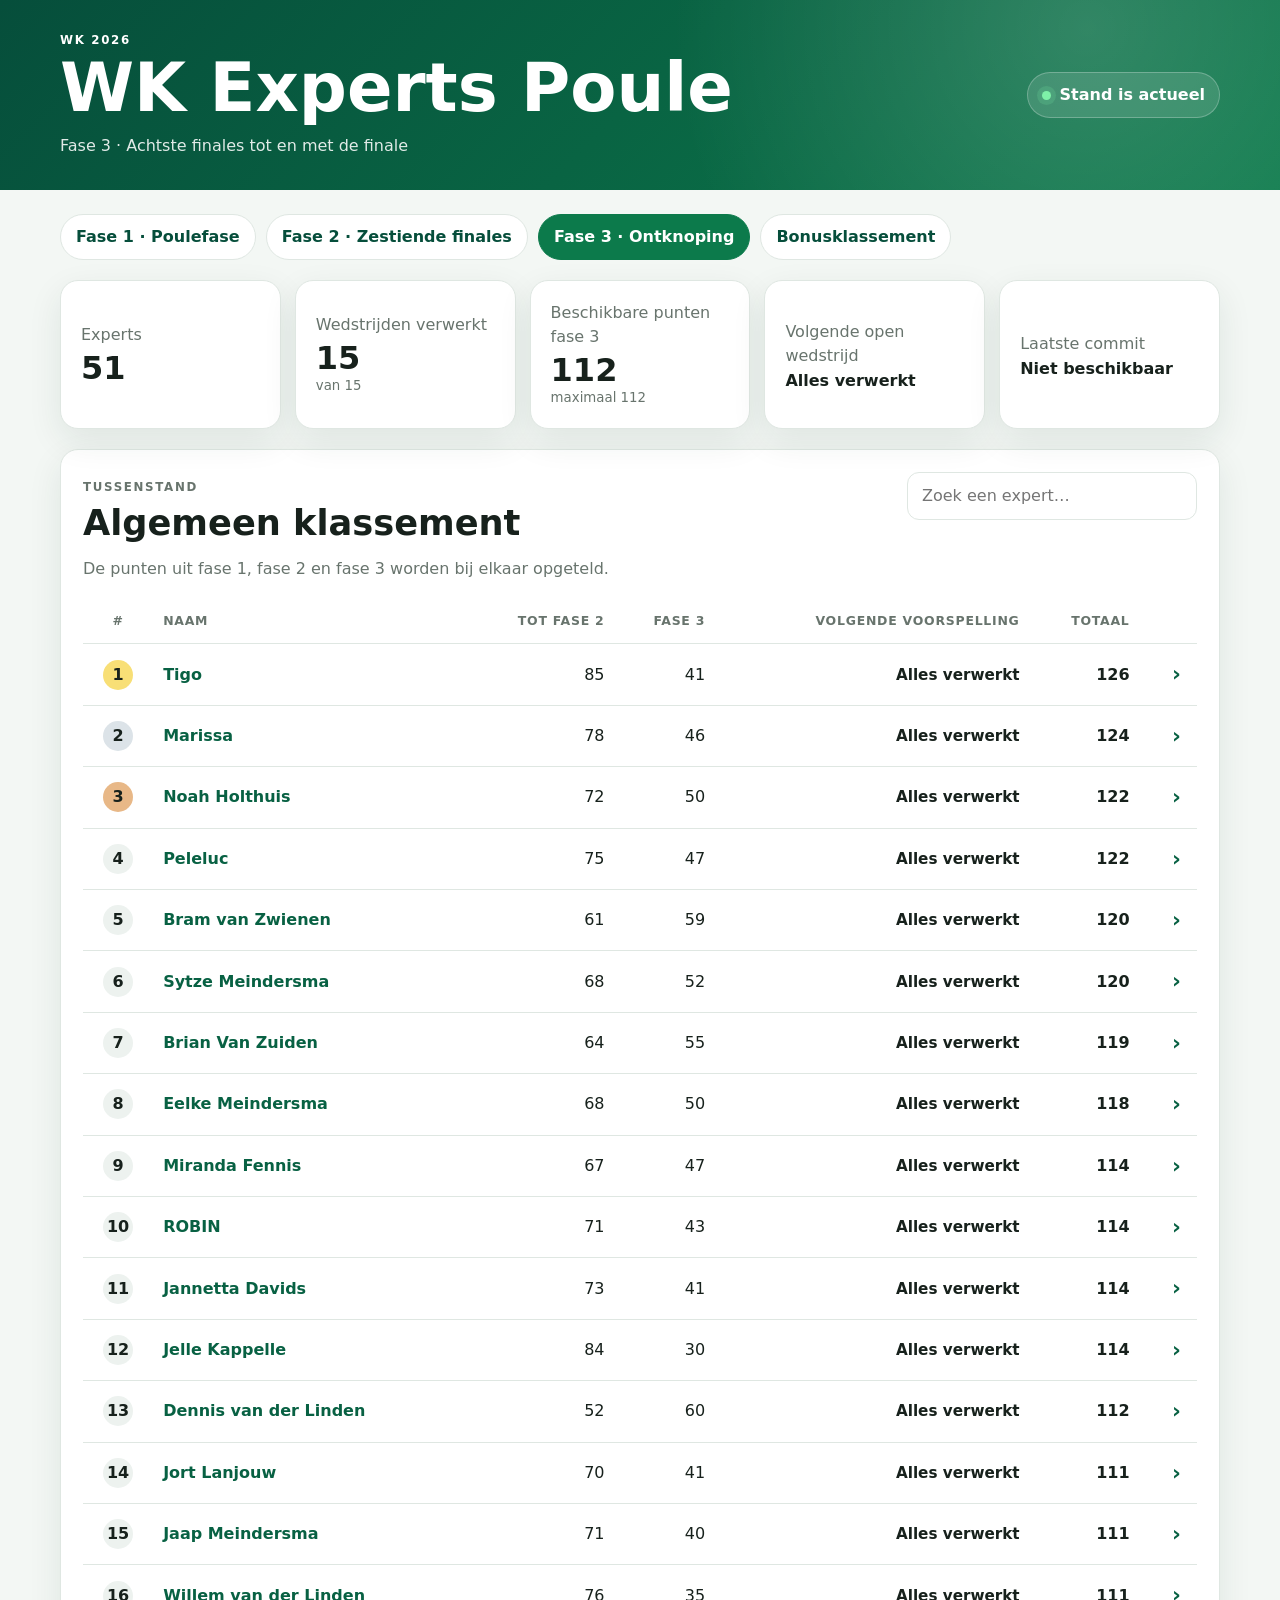
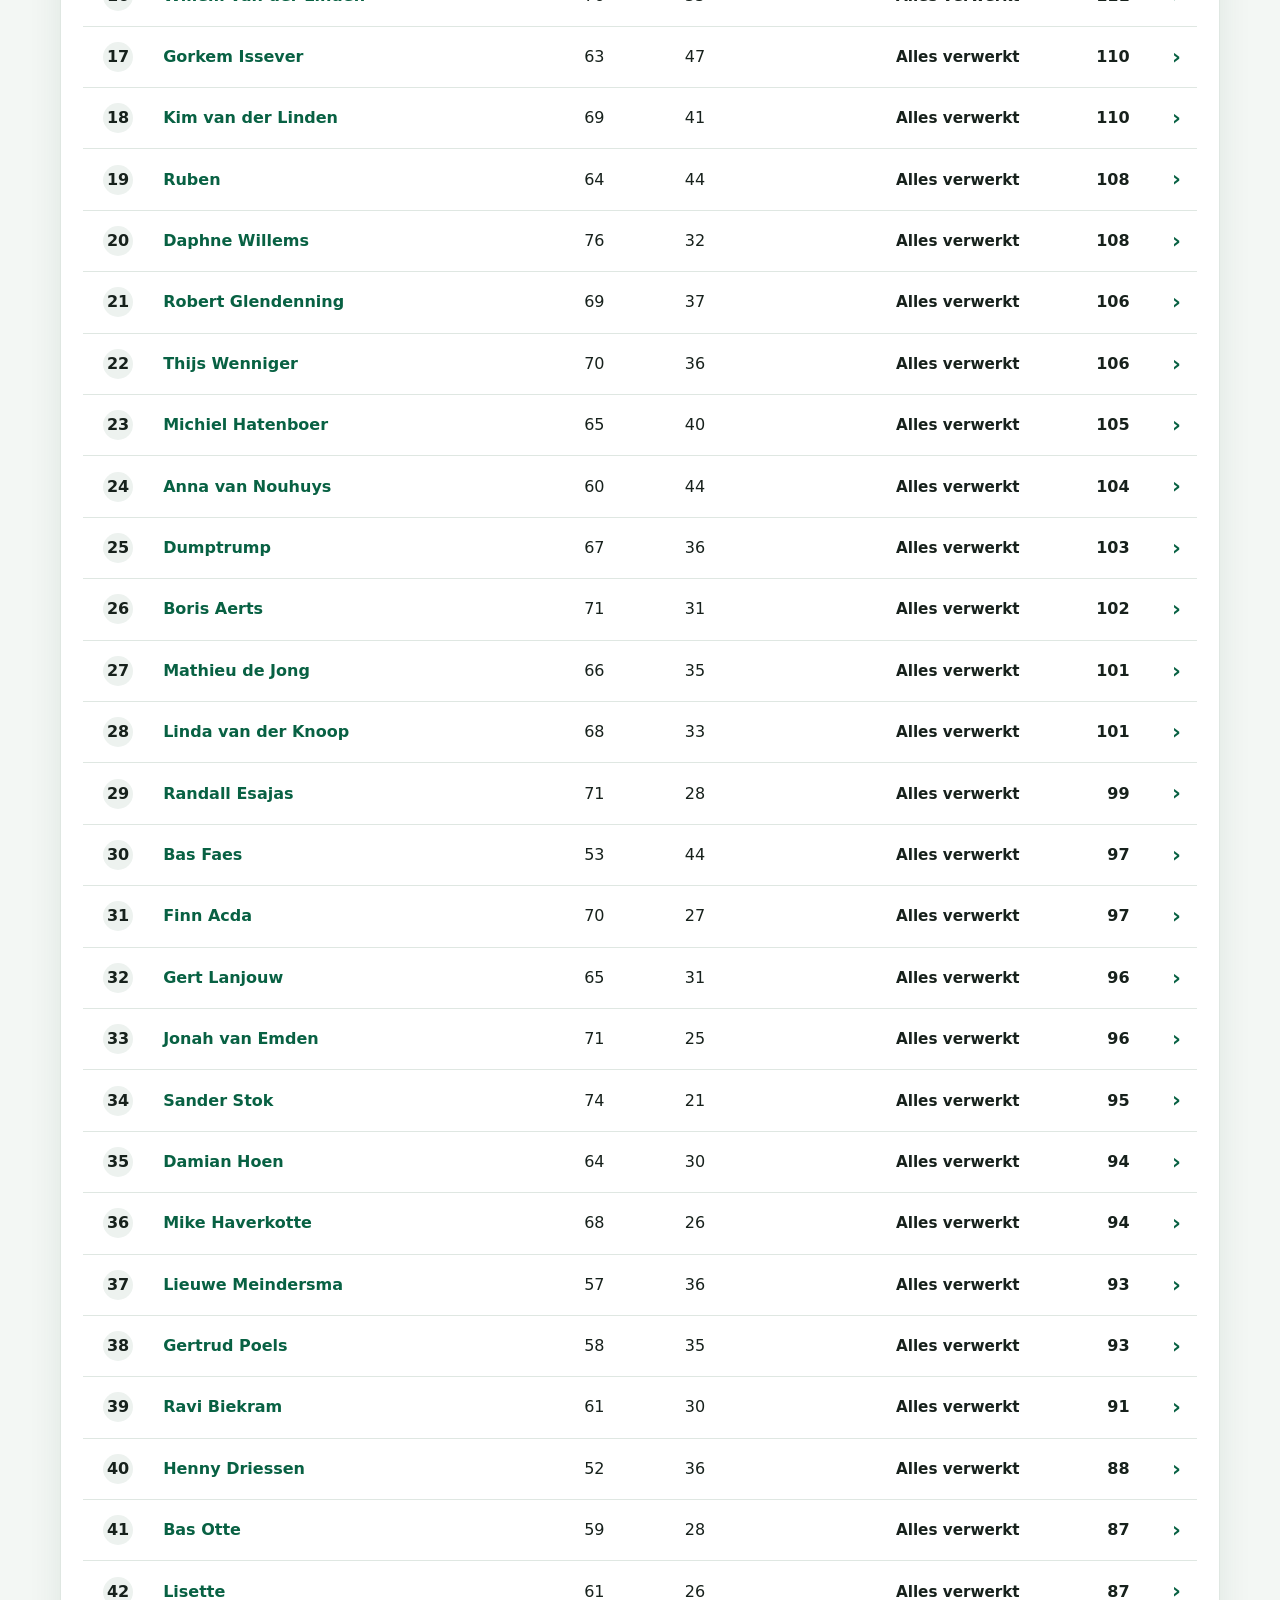
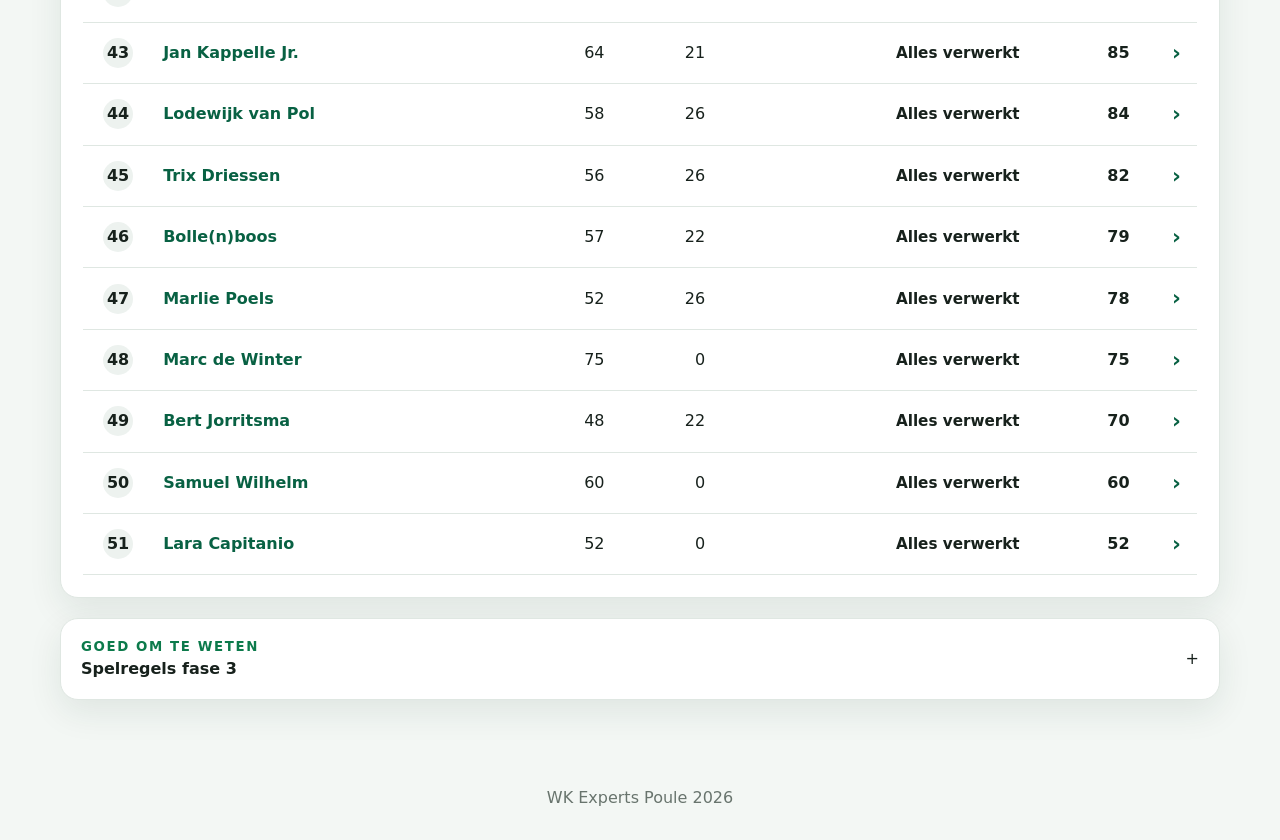
<file: index.html>
<!DOCTYPE html>
<html lang="nl">
<head>
  <meta charset="utf-8">
  <meta name="viewport" content="width=device-width, initial-scale=1">
  <meta name="description" content="Fase 3 van de WK Experts Poule 2026">
  <title>Fase 3 · WK Experts Poule 2026</title>
  <link rel="stylesheet" href="fase3.css">
  <script defer src="fase3.js"></script>
</head>
<body>
<header class="hero">
  <div class="hero__inner">
    <div>
      <p class="eyebrow">WK 2026</p>
      <h1>WK Experts Poule</h1>
      <p class="hero__text">Fase 3 · Achtste finales tot en met de finale</p>
    </div>
    <div class="live-pill"><span class="live-dot"></span><span id="load-status">Stand laden…</span></div>
  </div>
</header>

<main class="page-shell">
  <nav class="phase-nav" aria-label="Fases">
    <a href="fase1.html">Fase 1 · Poulefase</a>
    <a href="fase2.html">Fase 2 · Zestiende finales</a>
    <a class="is-active" href="index.html" aria-current="page">Fase 3 · Ontknoping</a>
    <a href="bonus.html">Bonusklassement</a>
  </nav>

  <section class="message message--error" id="error-panel" hidden></section>

  <section class="stats">
    <article class="stat-card"><span>Experts</span><strong id="participant-count">–</strong></article>
    <article class="stat-card"><span>Wedstrijden verwerkt</span><strong id="completed-matches">–</strong><small>van 15</small></article>
    <article class="stat-card"><span>Beschikbare punten fase 3</span><strong id="available-points">–</strong><small>maximaal 112</small></article>
    <article class="stat-card"><span>Volgende open wedstrijd</span><strong class="small-value" id="next-open-match">–</strong><small id="next-open-round"></small></article>
    <article class="stat-card"><span>Laatste commit</span><strong class="small-value" id="last-updated">–</strong></article>
  </section>

  <section class="panel">
    <div class="panel__header">
      <div>
        <p class="section-kicker">TUSSENSTAND</p>
        <h2>Algemeen klassement</h2>
        <p>De punten uit fase 1, fase 2 en fase 3 worden bij elkaar opgeteld.</p>
      </div>
      <label class="search"><span class="sr-only">Zoek deelnemer</span><input id="search-input" type="search" placeholder="Zoek een expert…"></label>
    </div>
    <div class="table-wrap">
      <table class="ranking-table">
        <thead><tr><th>#</th><th>Naam</th><th>Tot fase 2</th><th>Fase 3</th><th>Volgende voorspelling</th><th>Totaal</th><th></th></tr></thead>
        <tbody id="ranking-body"><tr><td colspan="7" class="loading-cell">Stand wordt berekend…</td></tr></tbody>
      </table>
    </div>
    <p id="empty-search" class="empty-state" hidden>Geen expert gevonden.</p>
  </section>

  <section class="panel participant-panel" id="participant-section" hidden>
    <div class="participant-heading">
      <div><p class="section-kicker">ROUTE NAAR DE FINALE</p><h2 id="participant-title">Deelnemer</h2><p id="participant-summary"></p></div>
      <button class="button" id="close-details" type="button">Sluiten</button>
    </div>
    <div class="route-summary" id="route-summary"></div>
    <div class="round-tabs" id="round-tabs"></div>
    <div class="round-content" id="round-content"></div>
  </section>

  <section class="rules">
    <details>
      <summary><span><small>GOED OM TE WETEN</small><strong>Spelregels fase 3</strong></span><span>+</span></summary>
      <div class="rules__body">
        <p><strong>Achtste finales:</strong> 4 punten voor het juiste resultaat en 6 punten voor de exacte uitslag.</p>
        <p><strong>Kwartfinales:</strong> met de juiste landen 5 punten voor het resultaat en 8 voor exact; met één of twee verkeerde landen 2 en 4 punten.</p>
        <p><strong>Halve finales:</strong> met de juiste landen 6 punten voor het resultaat en 10 voor exact; met één of twee verkeerde landen 3 en 5 punten.</p>
        <p><strong>Finale:</strong> 8 punten voor het resultaat en 12 voor exact. Alleen met beide juiste finalisten.</p>
        <p>De penaltywinnaar telt niet mee; de uitslag na 90 of 120 minuten is bepalend.</p>
      </div>
    </details>
  </section>
</main>
<footer>WK Experts Poule 2026</footer>
</body>
</html>
</file>
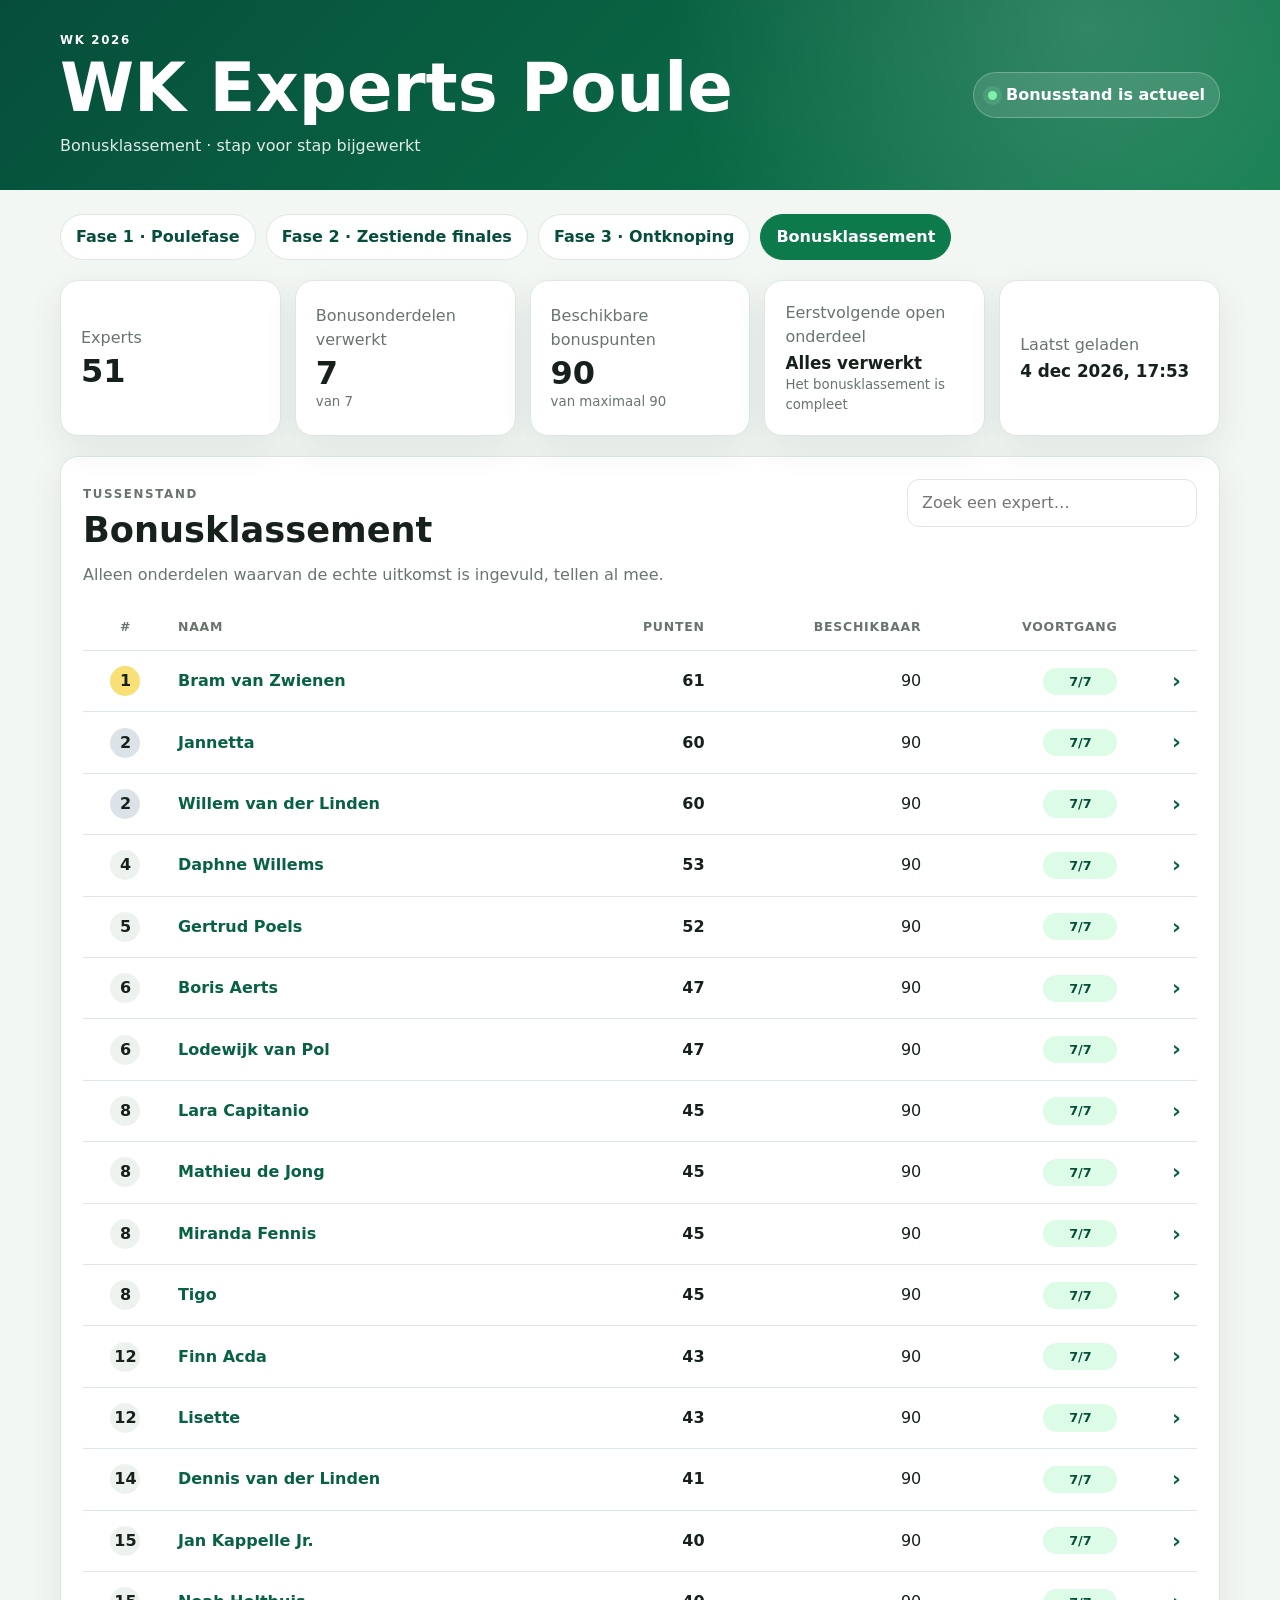
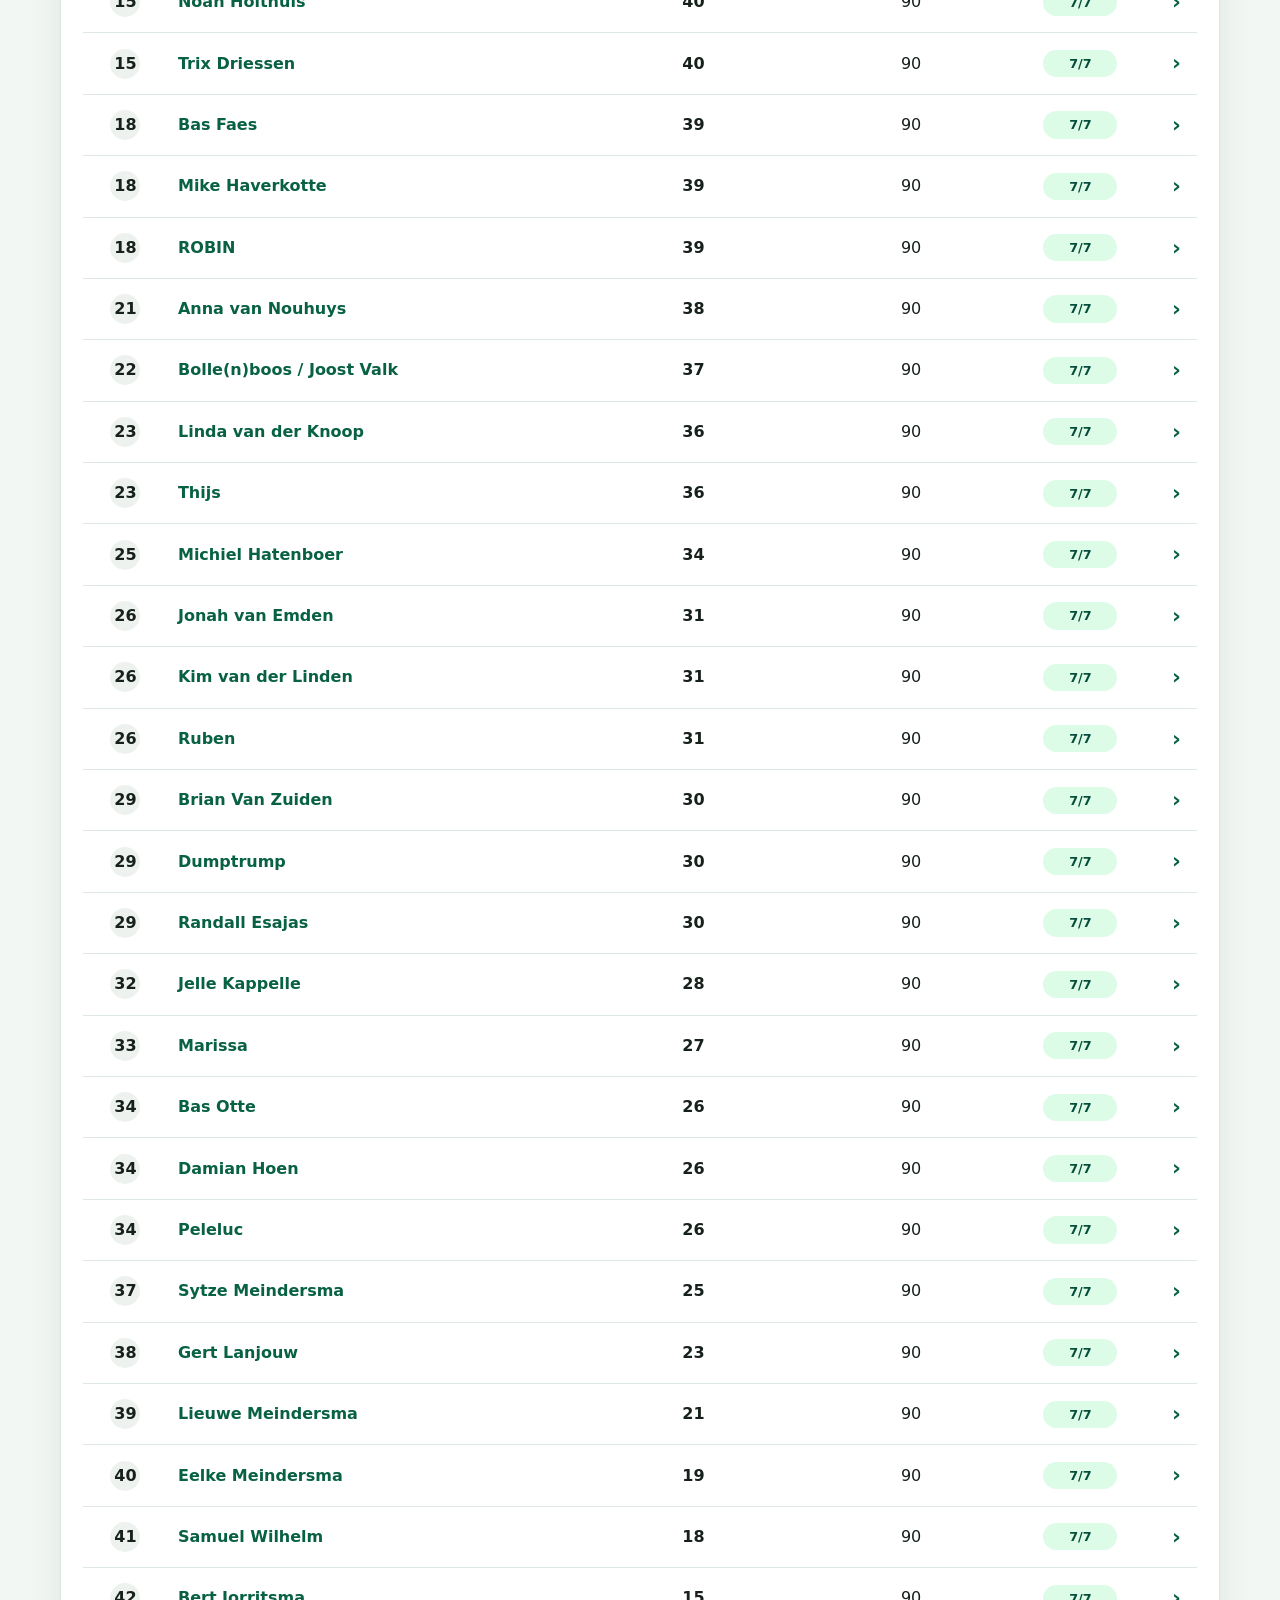
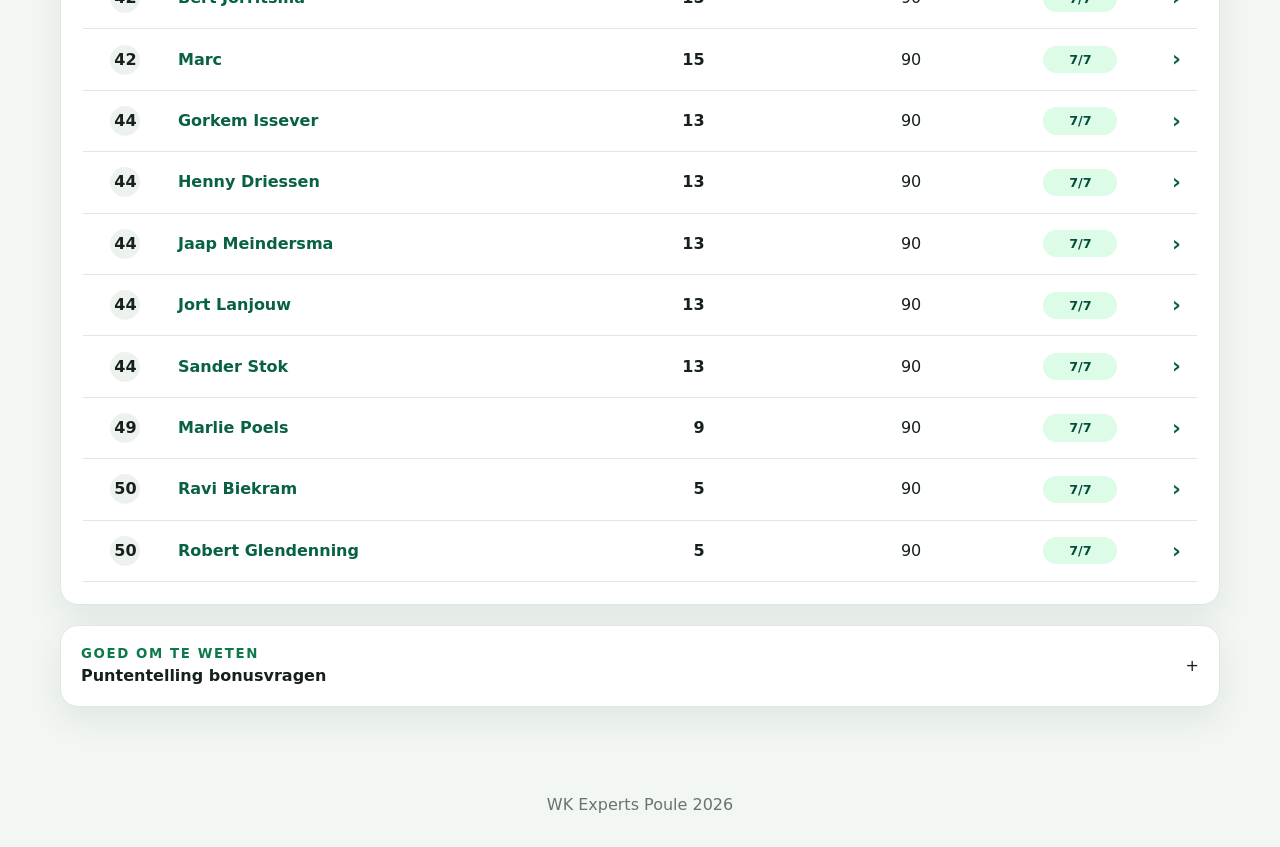
<file: bonus.html>
<!DOCTYPE html>
<html lang="nl">
<head>
  <meta charset="utf-8">
  <meta name="viewport" content="width=device-width, initial-scale=1">
  <meta
    name="description"
    content="De actuele bonusstand van de WK Experts Poule 2026"
  >
  <title>Bonusklassement · WK Experts Poule 2026</title>
  <link rel="stylesheet" href="bonus.css">
  <script defer src="bonus.js"></script>
</head>
<body>
<header class="hero">
  <div class="hero__inner">
    <div>
      <p class="eyebrow">WK 2026</p>
      <h1>WK Experts Poule</h1>
      <p class="hero__text">Bonusklassement · stap voor stap bijgewerkt</p>
    </div>

    <div class="live-pill" aria-live="polite">
      <span class="live-dot" aria-hidden="true"></span>
      <span id="load-status">Bonusstand laden…</span>
    </div>
  </div>
</header>

<main class="page-shell">
  <nav class="phase-nav" aria-label="Onderdelen van de poule">
    <a href="fase1.html">Fase 1 · Poulefase</a>
    <a href="fase2.html">Fase 2 · Zestiende finales</a>
    <a href="index.html">Fase 3 · Ontknoping</a>
    <a class="is-active" href="bonus.html" aria-current="page">Bonusklassement</a>
  </nav>

  <section
    class="message message--error"
    id="error-panel"
    aria-live="assertive"
    hidden
  ></section>

  <section class="stats" aria-label="Samenvatting">
    <article class="stat-card">
      <span>Experts</span>
      <strong id="participant-count">–</strong>
    </article>

    <article class="stat-card">
      <span>Bonusonderdelen verwerkt</span>
      <strong id="completed-parts">–</strong>
      <small>van 7</small>
    </article>

    <article class="stat-card">
      <span>Beschikbare bonuspunten</span>
      <strong id="available-points">–</strong>
      <small>van maximaal 90</small>
    </article>

    <article class="stat-card stat-card--fixture">
      <span>Eerstvolgende open onderdeel</span>
      <strong class="small-value" id="next-open-part">–</strong>
      <small id="next-open-description"></small>
    </article>

    <article class="stat-card">
      <span>Laatst geladen</span>
      <strong class="small-value" id="last-updated">–</strong>
    </article>
  </section>

  <section class="panel">
    <div class="panel__header">
      <div>
        <p class="section-kicker">TUSSENSTAND</p>
        <h2>Bonusklassement</h2>
        <p>Alleen onderdelen waarvan de echte uitkomst is ingevuld, tellen al mee.</p>
      </div>

      <label class="search">
        <span class="sr-only">Zoek deelnemer</span>
        <input
          id="search-input"
          type="search"
          placeholder="Zoek een expert…"
          autocomplete="off"
        >
      </label>
    </div>

    <div class="table-wrap">
      <table class="ranking-table">
        <thead>
          <tr>
            <th>#</th>
            <th>Naam</th>
            <th>Punten</th>
            <th class="optional-column">Beschikbaar</th>
            <th>Voortgang</th>
            <th><span class="sr-only">Details</span></th>
          </tr>
        </thead>
        <tbody id="ranking-body">
          <tr>
            <td colspan="6" class="loading-cell">Bonusstand wordt geladen…</td>
          </tr>
        </tbody>
      </table>
    </div>

    <p id="empty-search" class="empty-state" hidden>Geen expert gevonden.</p>
  </section>

  <section
    class="panel participant-panel"
    id="participant-section"
    hidden
  >
    <div class="participant-heading">
      <div>
        <p class="section-kicker">BONUSVOORSPELLINGEN</p>
        <h2 id="participant-title">Deelnemer</h2>
        <p id="participant-summary"></p>
      </div>

      <button id="close-details" class="button" type="button">Sluiten</button>
    </div>

    <div class="detail-layout">
      <div id="bonus-details" class="bonus-grid"></div>

      <aside class="score-overview">
        <article>
          <span>Bonuspunten</span>
          <strong id="detail-total">–</strong>
        </article>

        <article>
          <span>Beschikbaar</span>
          <strong id="detail-available">–</strong>
        </article>

        <article>
          <span>Verwerkt</span>
          <strong id="detail-completed">–</strong>
        </article>

        <article>
          <span>Status</span>
          <strong class="small-status" id="detail-status">–</strong>
        </article>
      </aside>
    </div>
  </section>

  <section class="rules">
    <details>
      <summary>
        <span>
          <small>GOED OM TE WETEN</small>
          <strong>Puntentelling bonusvragen</strong>
        </span>
        <span aria-hidden="true">+</span>
      </summary>

      <div class="rules__body rules-grid">
        <p><strong>Finalisten:</strong> 15 punten als beide landen kloppen.</p>
        <p><strong>Kampioen:</strong> 15 punten.</p>
        <p><strong>Topscorer:</strong> 15 punten.</p>
        <p><strong>Aantal goals:</strong> 15 punten, daarna 2 punten aftrek per goal verschil.</p>
        <p><strong>Gele kaarten:</strong> 15 punten, daarna 1 punt aftrek per begonnen 5 kaarten verschil.</p>
        <p><strong>Meeste kaarten:</strong> 10 punten.</p>
        <p><strong>Weghorst:</strong> 5 punten, daarna 1 punt aftrek per begonnen 5 minuten verschil.</p>
      </div>
    </details>
  </section>
</main>

<footer>WK Experts Poule 2026</footer>
</body>
</html>
</file>
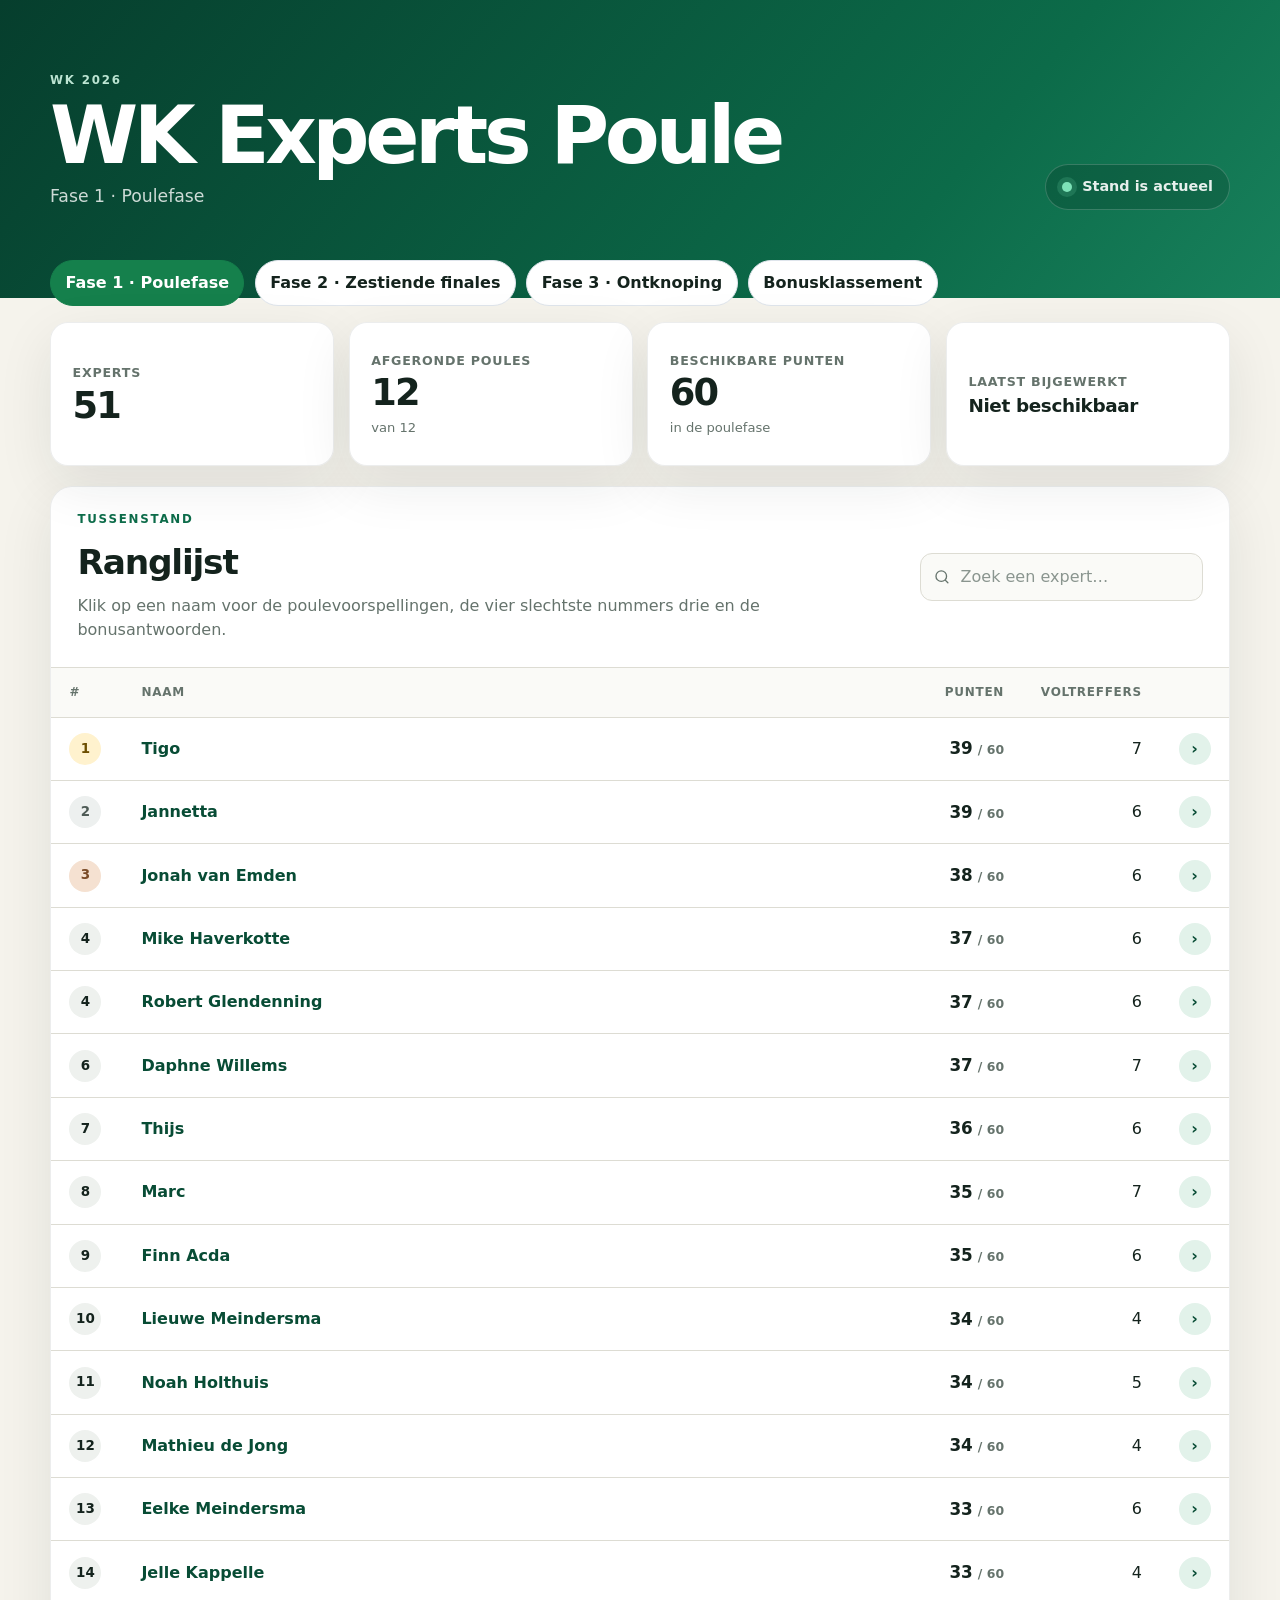
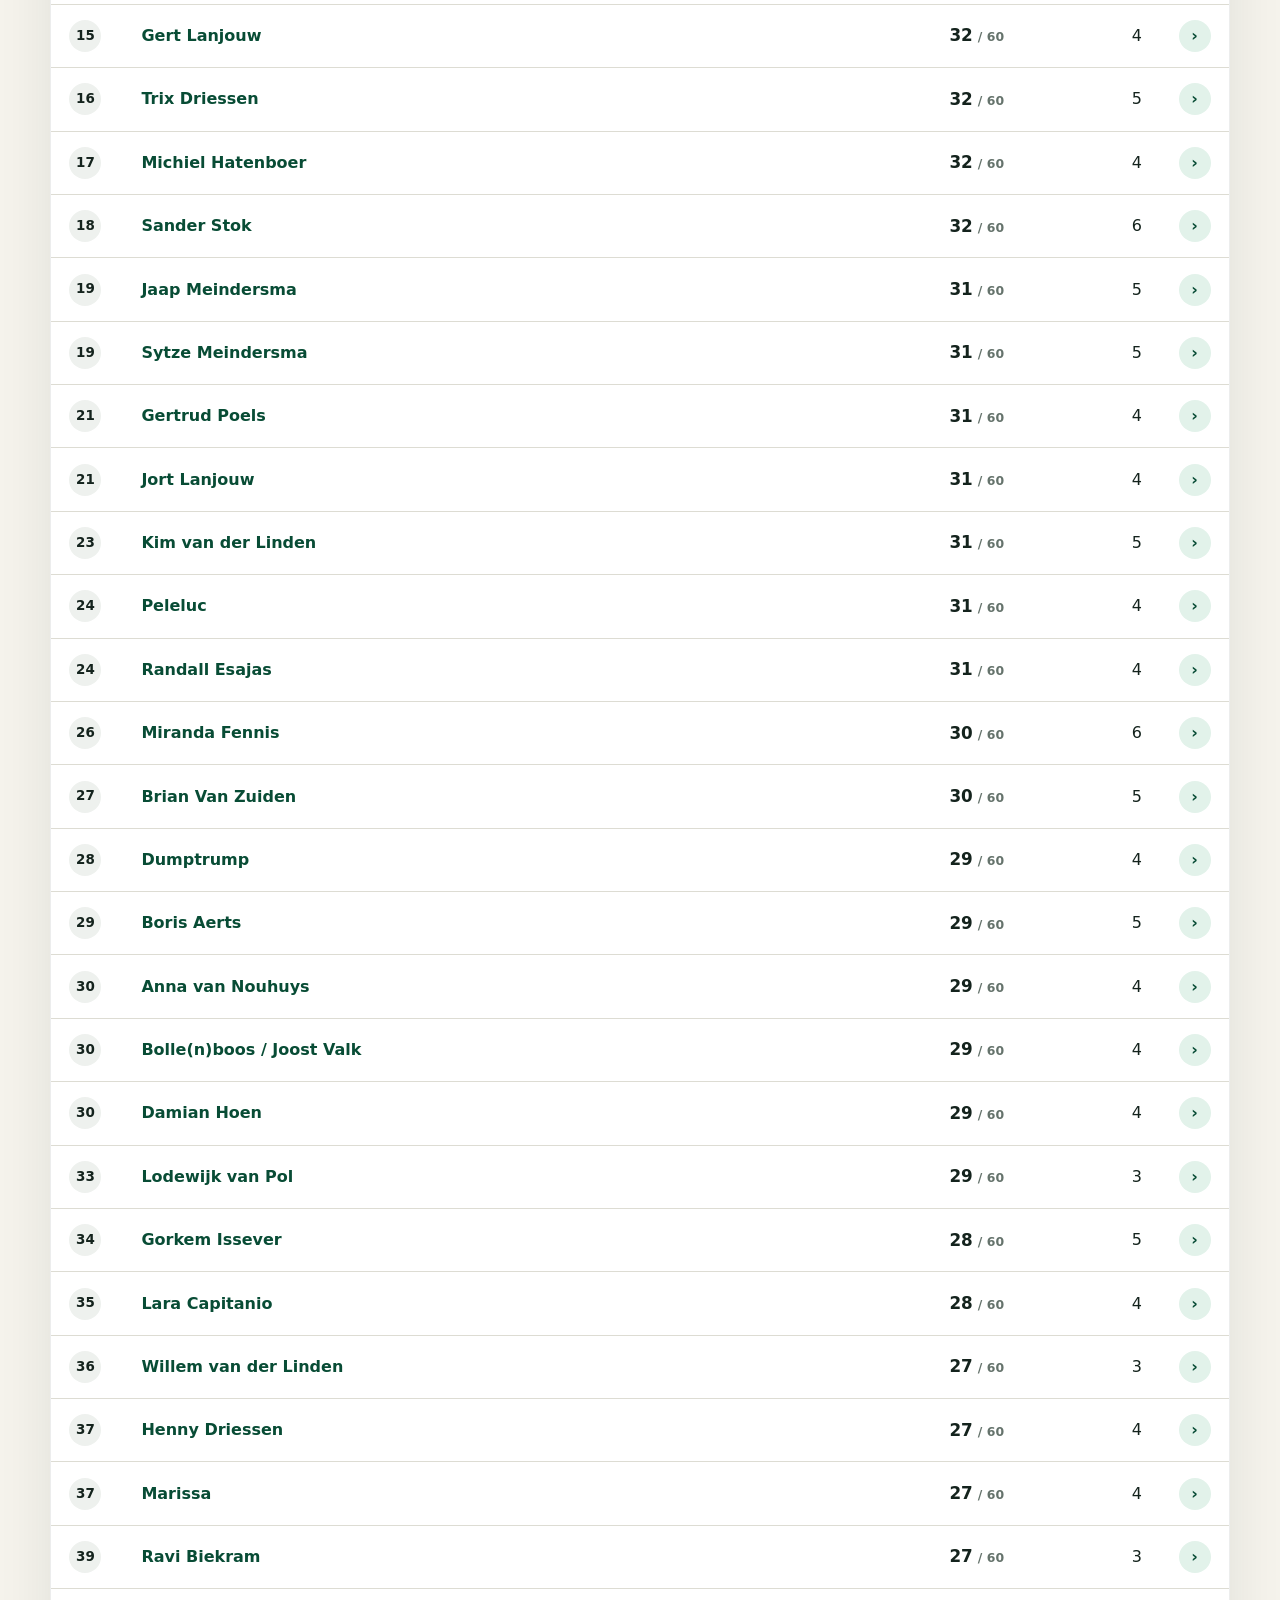
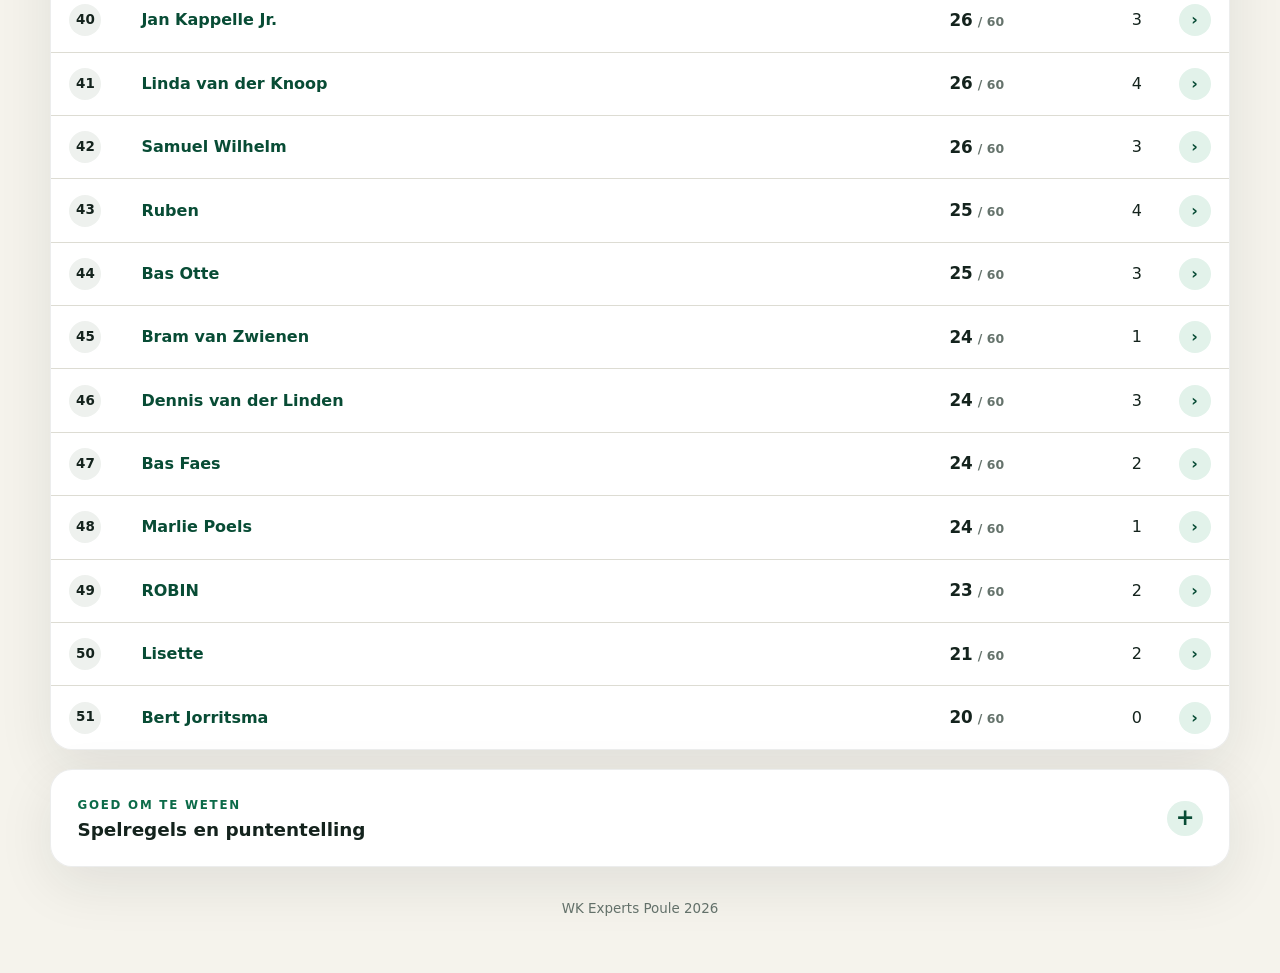
<file: fase1.html>
<!DOCTYPE html>

<html lang="nl">
<head>
<meta charset="utf-8"/>
<meta content="width=device-width, initial-scale=1" name="viewport"/>
<meta content="De actuele tussenstand en voorspellingen van de WK Experts Poule 2026" name="description"/>
<title>Fase 1 · WK Experts Poule 2026</title>
<link href="style.css" rel="stylesheet"/>
<script defer="" src="app.js"></script>
<style>
.phase-nav {
  display: flex;
  flex-wrap: wrap;
  gap: .65rem;
  margin-bottom: 1rem;
}
.phase-nav__link {
  display: inline-flex;
  padding: .65rem .9rem;
  color: inherit;
  background: #fff;
  border: 1px solid #dfe5ec;
  border-radius: 999px;
  font-weight: 800;
  text-decoration: none;
}
.phase-nav__link.is-active {
  color: #fff;
  background: #15804c;
  border-color: #15804c;
}
</style></head>
<body>
<header class="hero">
<div class="hero__inner">
<div>
<p class="eyebrow">WK 2026</p>
<h1>WK Experts Poule</h1>
<p class="hero__text">Fase 1 · Poulefase</p>
</div>
<div aria-live="polite" class="live-pill">
<span aria-hidden="true" class="live-dot"></span>
<span id="load-status">Stand laden…</span>
</div>
</div>
</header>
<main class="page-shell"><nav aria-label="Fases" class="phase-nav">
<a aria-current="page" class="phase-nav__link is-active" href="fase1.html">
    Fase 1 · Poulefase
  </a>
<a class="phase-nav__link" href="fase2.html">
    Fase 2 · Zestiende finales
  </a>
<a class="phase-nav__link" href="index.html">Fase 3 · Ontknoping</a>
<a class="phase-nav__link" href="bonus.html">Bonusklassement</a>
</nav>
<section aria-live="assertive" class="message message--error" hidden="" id="error-panel"></section>
<section aria-live="polite" class="message message--warning" hidden="" id="warning-panel"></section>
<section aria-label="Samenvatting" class="stats">
<article class="stat-card">
<span class="stat-card__label">Experts</span>
<strong class="stat-card__value" id="participant-count">–</strong>
</article>
<article class="stat-card">
<span class="stat-card__label">Afgeronde poules</span>
<strong class="stat-card__value" id="completed-pools">–</strong>
<span class="stat-card__sub">van 12</span>
</article>
<article class="stat-card">
<span class="stat-card__label">Beschikbare punten</span>
<strong class="stat-card__value" id="available-points">–</strong>
<span class="stat-card__sub">in de poulefase</span>
</article>
<article class="stat-card">
<span class="stat-card__label">Laatst bijgewerkt</span>
<strong class="stat-card__value stat-card__value--small" id="commit-updated">–</strong><span hidden="" id="last-updated"></span>
</article>
</section>
<section aria-labelledby="ranking-title" class="panel">
<div class="panel__header">
<div>
<p class="section-kicker">TUSSENSTAND</p>
<h2 id="ranking-title">Ranglijst</h2>
<p class="panel__intro">Klik op een naam voor de poulevoorspellingen, de vier slechtste nummers drie en de bonusantwoorden.</p>
</div>
<label class="search">
<span class="sr-only">Zoek deelnemer</span>
<svg aria-hidden="true" viewbox="0 0 24 24"><path d="m21 21-4.35-4.35m2.35-5.65a8 8 0 1 1-16 0 8 8 0 0 1 16 0Z"></path></svg>
<input autocomplete="off" id="search-input" placeholder="Zoek een expert…" type="search"/>
</label>
</div>
<div class="table-wrap">
<table class="ranking-table">
<thead>
<tr>
<th class="rank-column" scope="col">#</th>
<th scope="col">Naam</th>
<th class="number-column" scope="col">Punten</th>
<th class="number-column optional-column" scope="col">Voltreffers</th>
<th class="action-column" scope="col"><span class="sr-only">Bekijken</span></th>
</tr>
</thead>
<tbody id="ranking-body">
<tr><td class="loading-cell" colspan="5">Stand wordt berekend…</td></tr>
</tbody>
</table>
</div>
<p class="empty-state" hidden="" id="empty-search">Geen expert gevonden.</p>
</section>
<section aria-labelledby="participant-title" class="panel participant-panel" hidden="" id="participant-section">
<div class="participant-heading">
<div>
<p class="section-kicker">VOORSPELLINGEN</p>
<h2 id="participant-title">Deelnemer</h2>
<p class="panel__intro" id="participant-summary"></p>
</div>
<button class="button button--ghost" id="close-details" type="button">Sluiten</button>
</div>
<div class="pool-grid" id="pool-details"></div>
<div class="worst-thirds-section">
<div class="bonus-section__heading">
<p class="section-kicker">FASE 1</p>
<h3>Slechtste nummers drie</h3>
</div>
<div id="worst-thirds-details"></div>
</div>
<div class="bonus-section">
<div class="bonus-section__heading">
<p class="section-kicker">BONUS</p>
<h3>Bonusvoorspellingen</h3>
</div>
<div class="bonus-grid" id="bonus-details"></div>
</div>
</section>
<section aria-labelledby="rules-title" class="rules-wrap">
<details class="rules-panel">
<summary>
<span>
<span class="section-kicker">GOED OM TE WETEN</span>
<strong id="rules-title">Spelregels en puntentelling</strong>
</span>
<span aria-hidden="true" class="summary-icon">+</span>
</summary>
<div class="rules-content">
<article class="rule-block">
<h3>Fase 1 · Poulefase</h3>
<p><strong>11 t/m 28 juni.</strong> Voorspel per poule de volledige eindstand van nummer 1 t/m 4.</p>
<p>Per poule zijn maximaal 4 punten te verdienen. Voor iedere positie die niet goed is, gaat er 1 punt af.</p>
<p><strong>Vier slechtste nummers drie:</strong> voorspel welke vier nummers drie worden uitgeschakeld. Ieder correct land levert 3 punten op.</p>
<p><strong>Maximum fase 1: 60 punten.</strong></p>
</article>
<article class="rule-block">
<h3>Fase 2 · Zestiende finales</h3>
<p><strong>28 juni t/m 4 juli.</strong> Voorspel van 16 wedstrijden het resultaat en de uitslag.</p>
<p>De uitslag na 90 minuten telt, of na 120 minuten wanneer er verlenging wordt gespeeld. Een eventuele penaltyreeks hoeft niet te worden voorspeld.</p>
<p>Een correct resultaat levert 3 punten op. Is ook de uitslag correct, dan komen daar 2 punten bij.</p>
<p><strong>Maximum fase 2: 80 punten.</strong></p>
</article>
<article class="rule-block">
<h3>Fase 3 · Achtste finales t/m finale</h3>
<p><strong>4 t/m 19 juli.</strong> De troostfinale telt niet mee.</p><p><strong>Let op:</strong> vanaf de kwartfinales en halve finales krijg je minder punten wanneer je niet de juiste teams in de wedstrijd hebt voorspeld. Bij de finale zijn alleen punten te verdienen wanneer beide finalisten juist zijn.</p>
<ul>
<li><strong>Achtste finales:</strong> 4 punten voor het juiste resultaat en 6 punten voor de juiste uitslag.</li>
<li><strong>Kwartfinales met de juiste landen:</strong> 5 punten voor het resultaat en 8 punten voor de uitslag.</li>
<li><strong>Kwartfinales met één of twee verkeerde landen:</strong> 2 punten voor het resultaat en 4 punten voor de uitslag.</li>
<li><strong>Halve finales met de juiste landen:</strong> 6 punten voor het resultaat en 10 punten voor de uitslag.</li>
<li><strong>Halve finales met één of twee verkeerde landen:</strong> 3 punten voor het resultaat en 5 punten voor de uitslag.</li>
<li><strong>Finale:</strong> 8 punten voor het resultaat en 12 punten voor de uitslag. Alleen met de juiste finalisten zijn punten te verdienen.</li>
</ul>
<p><strong>Maximum fase 3: 112 punten.</strong></p>
</article>
<article class="rule-block rule-block--wide">
<h3>Bonusvragen vooraf</h3>
<div class="bonus-rules">
<p><strong>Finalisten:</strong> 15 punten</p>
<p><strong>Wereldkampioen:</strong> 15 punten</p>
<p><strong>Topscorer:</strong> 15 punten</p>
<p><strong>Aantal doelpunten topscorer:</strong> 15 punten, met 2 punten aftrek per doelpunt verschil</p>
<p><strong>Aantal gele kaarten:</strong> maximaal 15 punten, met 1 punt aftrek per 5 kaarten verschil</p>
<p><strong>Trump doet de aftrap:</strong> 10 punten aftrek</p>
<p><strong>Land met de meeste kaarten:</strong> 10 punten</p>
<p><strong>Speelminuten Wout Weghorst:</strong> 5 punten</p>
</div>
</article>
<article class="rule-block">
<h3>Planning</h3>
<ul>
<li><strong>Voor 11 juni:</strong> inschrijfgeld betalen, poulefase mailen en bonusvragen beantwoorden.</li>
<li><strong>Uiterlijk 28 juni:</strong> voorspellingen voor de zestiende finales insturen.</li>
<li><strong>Uiterlijk 4 juli:</strong> alle verdere knock-outvoorspellingen insturen.</li>
</ul>
<p>Je levert dus drie keer voorspellingen aan.</p>
</article>
<article class="rule-block">
<h3>Prijzen</h3>
<p>De volledige deelnemersinzet wordt beschikbaar gesteld als prijzengeld. Daarnaast kunnen sponsorprijzen worden toegekend.</p>
<ul>
<li>Winnaar: 30% van het prijzengeld</li>
<li>Nummer 2: 20%</li>
<li>Nummers 3, 4 en 5: ieder 10%</li>
<li>Nummers 6 t/m 10: inschrijfgeld retour</li>
<li>Laatste plaats: voetbalmaaltijd voor twee bij FEBO</li>
</ul>
<p>Bij een gelijke eindstand wordt het betreffende prijzengeld gelijk verdeeld.</p>
</article>
<article class="rule-block rule-block--wide">
<h3>Spelvoorwaarden</h3>
<ul>
<li>Er geldt geen minimum- of maximumleeftijd.</li>
<li>De organisatie gebruikt e-mail en mobiel nummer voor communicatie.</li>
<li>Een deelnemer kan met meerdere inzendingen meedoen; voor iedere deelname geldt opnieuw het inschrijfgeld.</li>
<li>De organisatie kan het spel wijzigen, onderbreken of beëindigen.</li>
<li>Een anonieme commissie beslist in gevallen waarin de regels niet voorzien.</li>
<li>Reacties op mogelijke fouten in uitslagen, puntenscores of ranglijsten zijn welkom.</li>
</ul>
</article>
</div>
</details>
</section>
</main>
<footer>
<p>WK Experts Poule 2026</p>
</footer>
<script>
(async function toonLaatsteBijwerking() {
  const element = document.getElementById("commit-updated");
  if (!element) return;

  element.textContent = "Laden…";

  try {
    const response = await fetch(
      `https://api.github.com/repos/RSlanjouw/wk_2026/commits/main?t=${Date.now()}`,
      {
        cache: "no-store",
        headers: {
          Accept: "application/vnd.github+json"
        }
      }
    );

    if (!response.ok) {
      throw new Error(`GitHub gaf status ${response.status}`);
    }

    const commit = await response.json();
    const datumTekst =
      commit?.commit?.committer?.date ||
      commit?.commit?.author?.date;

    if (!datumTekst) {
      throw new Error("Geen commitdatum ontvangen");
    }

    const datum = new Date(datumTekst);

    element.textContent = datum.toLocaleString("nl-NL", {
      dateStyle: "medium",
      timeStyle: "short"
    });

    if (commit.sha) {
      element.title = `Bijgewerkt via commit ${commit.sha.slice(0, 7)}`;
    }
  } catch (fout) {
    console.warn("Laatste bijwerking kon niet worden geladen:", fout);
    element.textContent = "Niet beschikbaar";
  }
})();
</script></body>
</html>
</file>
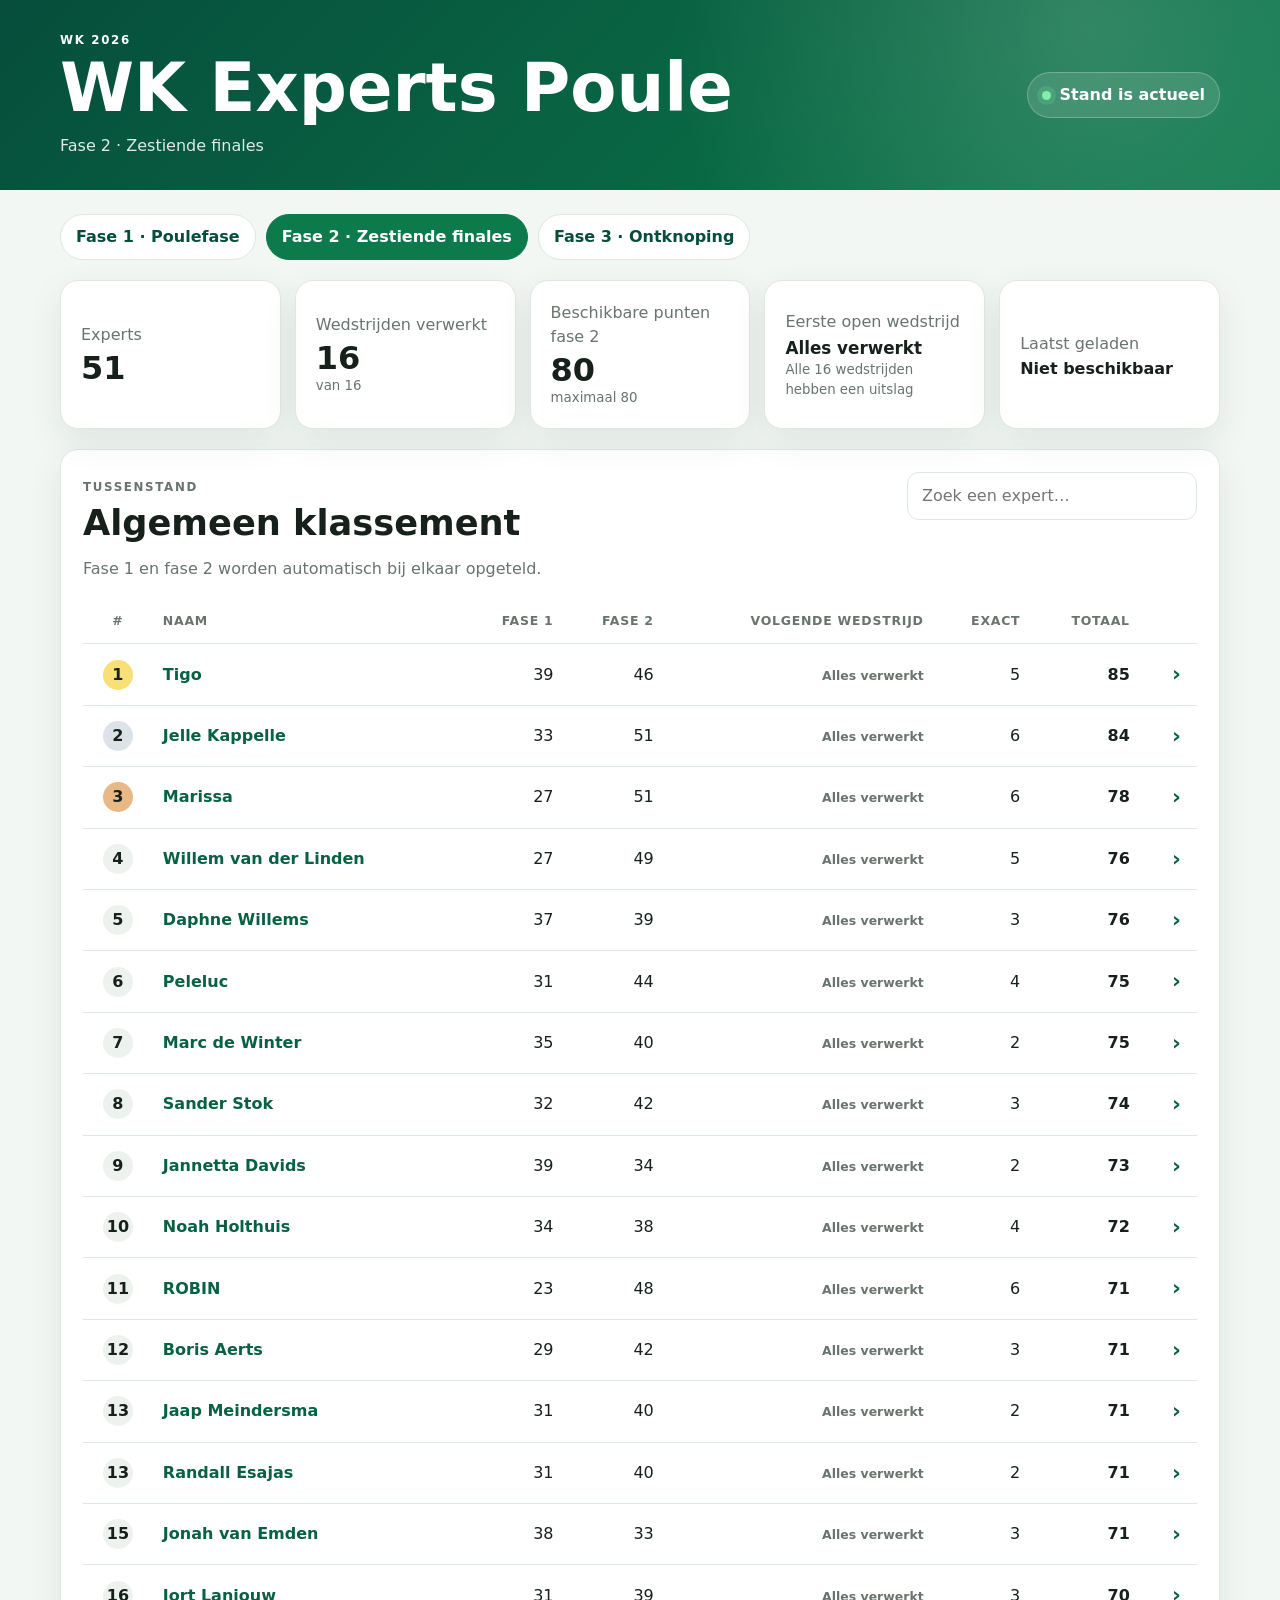
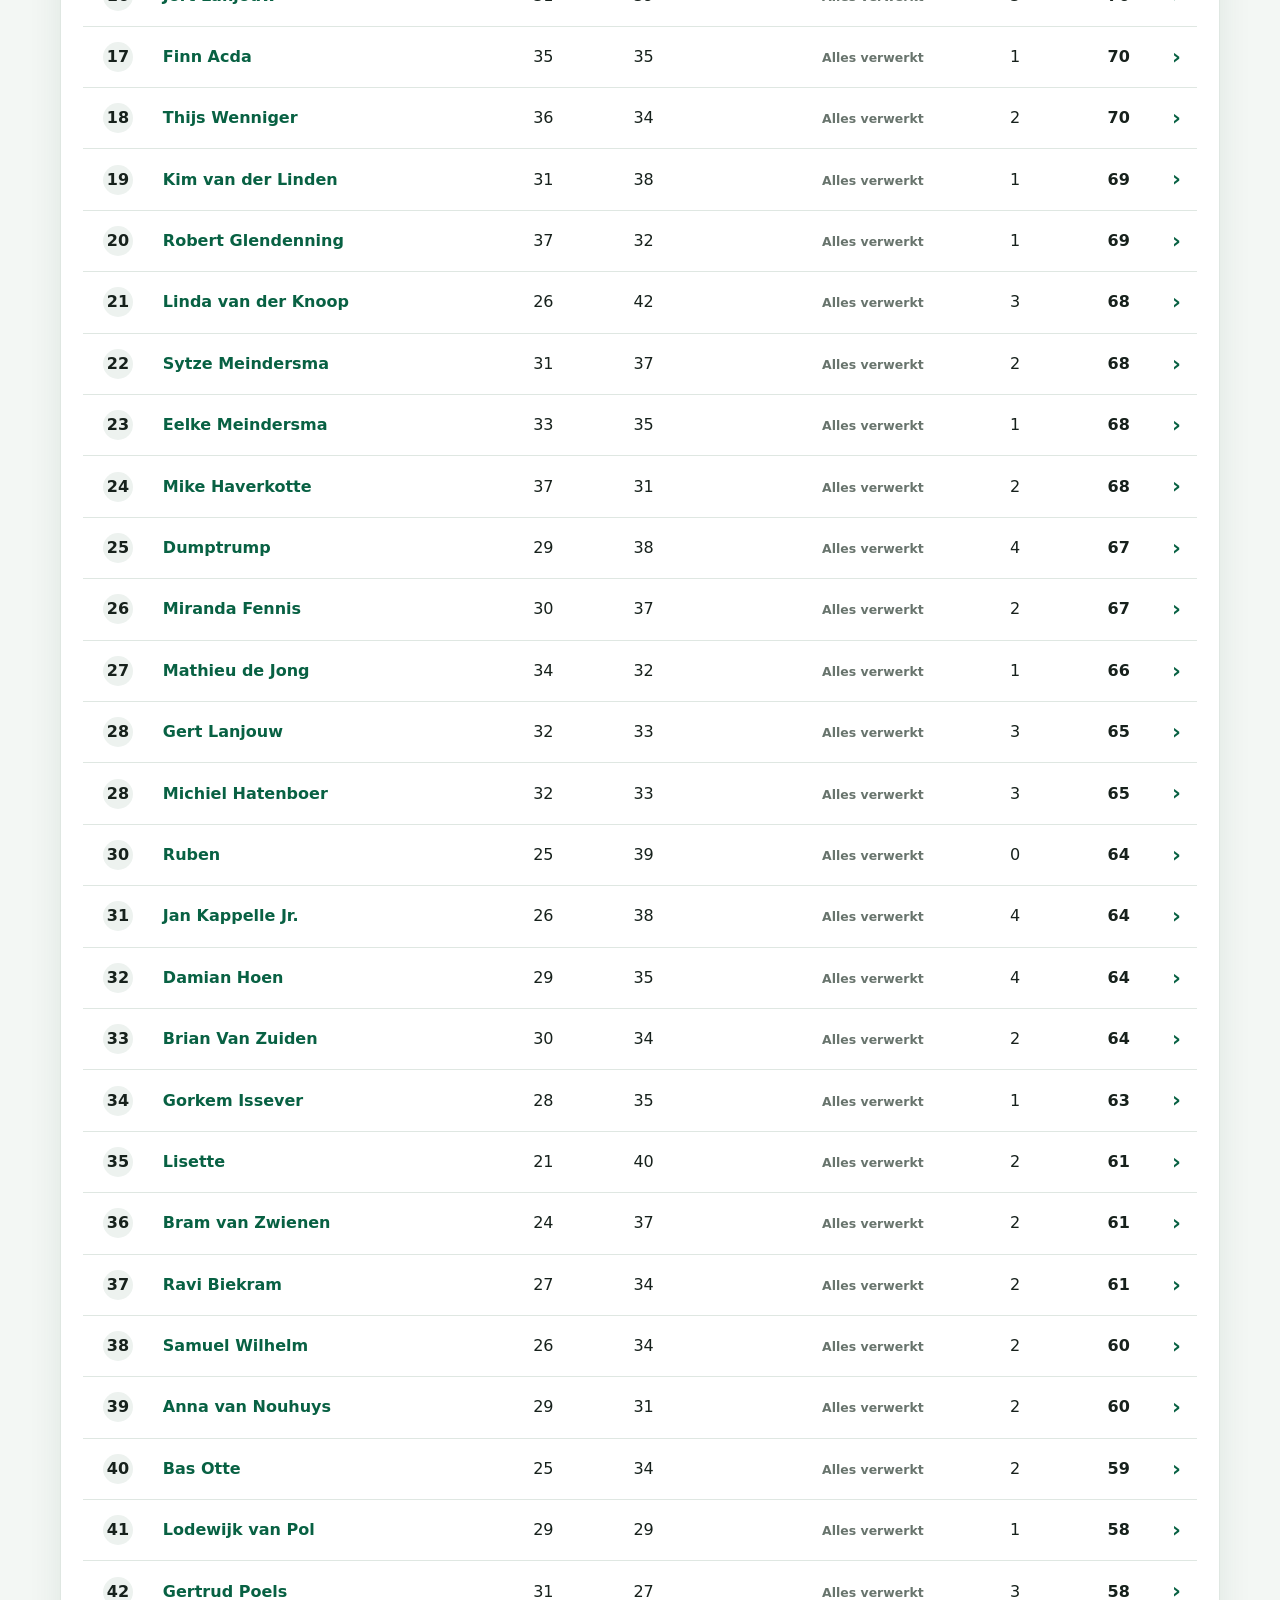
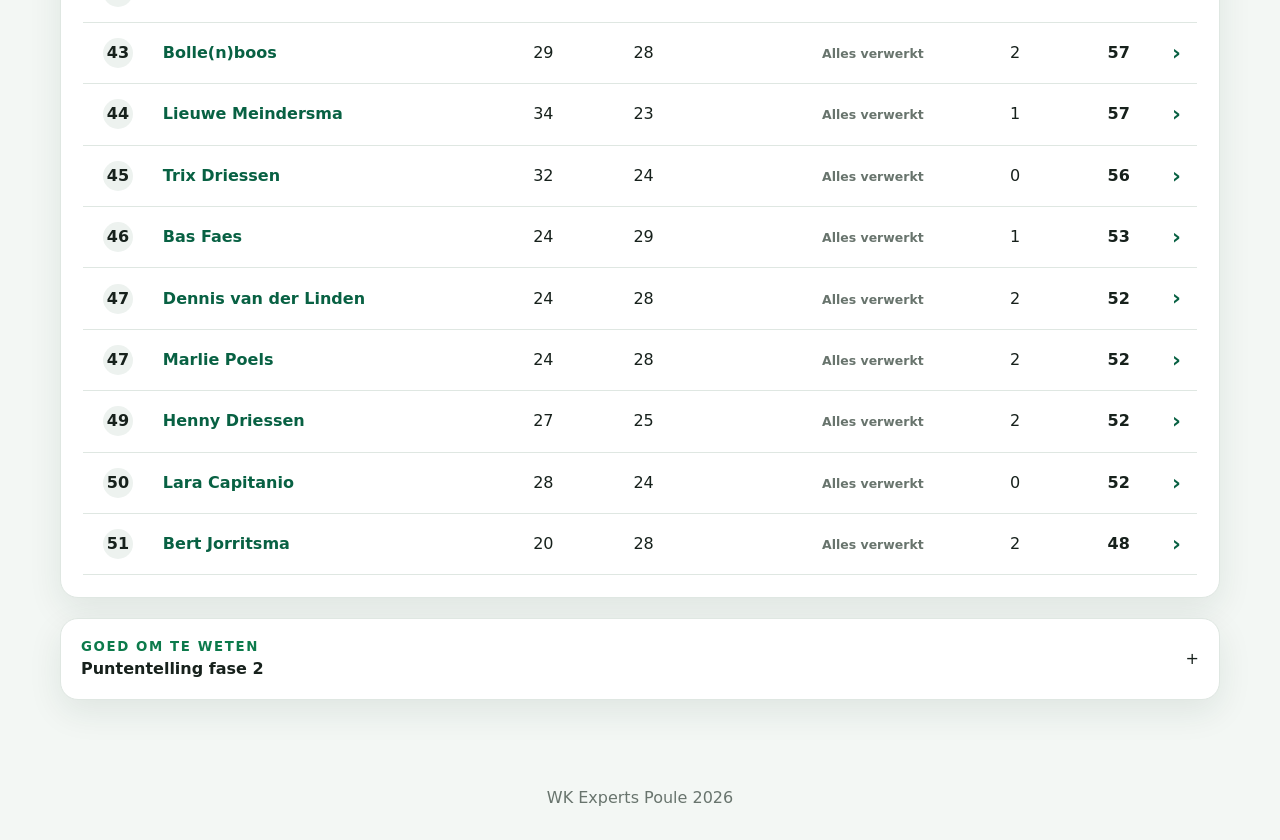
<file: fase2.html>
<!DOCTYPE html>
<html lang="nl">
<head>
  <meta charset="utf-8">
  <meta name="viewport" content="width=device-width, initial-scale=1">
  <meta
    name="description"
    content="De actuele tussenstand van fase 2 van de WK Experts Poule 2026"
  >
  <title>Fase 2 · WK Experts Poule 2026</title>
  <link rel="stylesheet" href="fase2.css">
  <script defer src="fase2.js"></script>
</head>
<body>
<header class="hero">
  <div class="hero__inner">
    <div>
      <p class="eyebrow">WK 2026</p>
      <h1>WK Experts Poule</h1>
      <p class="hero__text">Fase 2 · Zestiende finales</p>
    </div>

    <div class="live-pill" aria-live="polite">
      <span class="live-dot" aria-hidden="true"></span>
      <span id="load-status">Stand laden…</span>
    </div>
  </div>
</header>

<main class="page-shell">
  <nav class="phase-nav" aria-label="Fases">
    <a href="fase1.html">Fase 1 · Poulefase</a>
    <a class="is-active" href="index.html" aria-current="page">
      Fase 2 · Zestiende finales
    </a>
  <a href="index.html">Fase 3 · Ontknoping</a>
</nav>

  <section
    class="message message--error"
    id="error-panel"
    aria-live="assertive"
    hidden
  ></section>

  <section class="stats" aria-label="Samenvatting">
    <article class="stat-card">
      <span>Experts</span>
      <strong id="participant-count">–</strong>
    </article>

    <article class="stat-card">
      <span>Wedstrijden verwerkt</span>
      <strong id="completed-matches">–</strong>
      <small>van 16</small>
    </article>

    <article class="stat-card">
      <span>Beschikbare punten fase 2</span>
      <strong id="available-points">–</strong>
      <small>maximaal 80</small>
    </article>

    <article class="stat-card stat-card--fixture">
      <span>Eerste open wedstrijd</span>
      <strong class="small-value" id="next-open-match">–</strong>
      <small id="next-open-match-number"></small>
    </article>

    <article class="stat-card">
      <span>Laatst geladen</span>
      <strong class="small-value" id="last-updated">–</strong>
    </article>
  </section>

  <section class="panel">
    <div class="panel__header">
      <div>
        <p class="section-kicker">TUSSENSTAND</p>
        <h2>Algemeen klassement</h2>
        <p>Fase 1 en fase 2 worden automatisch bij elkaar opgeteld.</p>
      </div>

      <label class="search">
        <span class="sr-only">Zoek deelnemer</span>
        <input
          id="search-input"
          type="search"
          placeholder="Zoek een expert…"
          autocomplete="off"
        >
      </label>
    </div>

    <div class="table-wrap">
      <table class="ranking-table">
        <thead>
          <tr>
            <th>#</th>
            <th>Naam</th>
            <th>Fase 1</th>
            <th>Fase 2</th>
            <th class="next-match-column">Volgende wedstrijd</th>
            <th class="optional-column">Exact</th>
            <th>Totaal</th>
            <th><span class="sr-only">Details</span></th>
          </tr>
        </thead>
        <tbody id="ranking-body">
          <tr>
            <td colspan="8" class="loading-cell">
              Stand wordt berekend…
            </td>
          </tr>
        </tbody>
      </table>
    </div>

    <p id="empty-search" class="empty-state" hidden>
      Geen expert gevonden.
    </p>
  </section>

  <section
    class="panel participant-panel"
    id="participant-section"
    hidden
  >
    <div class="participant-heading">
      <div>
        <p class="section-kicker">VOORSPELLINGEN FASE 2</p>
        <h2 id="participant-title">Deelnemer</h2>
        <p id="participant-summary"></p>
      </div>

      <button id="close-details" class="button" type="button">
        Sluiten
      </button>
    </div>

    <div class="detail-layout">
      <div id="match-details" class="match-grid"></div>

      <aside class="score-overview">
        <article>
          <span>Fase 1</span>
          <strong id="detail-phase1">–</strong>
        </article>

        <article>
          <span>Fase 2</span>
          <strong id="detail-phase2">–</strong>
        </article>

        <article>
          <span>Exacte uitslagen</span>
          <strong id="detail-exact">–</strong>
        </article>

        <article>
          <span>Totaal</span>
          <strong id="detail-total">–</strong>
        </article>
      </aside>
    </div>
  </section>

  <section class="rules">
    <details>
      <summary>
        <span>
          <small>GOED OM TE WETEN</small>
          <strong>Puntentelling fase 2</strong>
        </span>
        <span aria-hidden="true">+</span>
      </summary>

      <div class="rules__body">
        <p><strong>Correct resultaat:</strong> 3 punten.</p>
        <p><strong>Exacte uitslag:</strong> 5 punten in totaal.</p>
      </div>
    </details>
  </section>
</main>

<footer>WK Experts Poule 2026</footer>
</body>
</html>
</file>
<file: fase3.css>
:root {
  --green-900: #064e3b;
  --green-800: #086143;
  --green-700: #0c7a4b;
  --green-100: #dcfce7;
  --ink: #17211c;
  --muted: #68746d;
  --line: #dfe7e2;
  --paper: #ffffff;
  --background: #f3f7f4;
  --danger: #a61b1b;
  --warning: #7a4d00;
  --shadow: 0 12px 34px rgba(26, 57, 39, 0.09);
}

* {
  box-sizing: border-box;
}

html {
  scroll-behavior: smooth;
}

body {
  margin: 0;
  color: var(--ink);
  background: var(--background);
  font-family:
    Inter,
    ui-sans-serif,
    system-ui,
    -apple-system,
    BlinkMacSystemFont,
    "Segoe UI",
    sans-serif;
  line-height: 1.5;
}

button,
input {
  font: inherit;
}

.hero {
  color: white;
  background:
    radial-gradient(
      circle at 85% 15%,
      rgba(255, 255, 255, 0.16),
      transparent 26rem
    ),
    linear-gradient(135deg, var(--green-900), var(--green-700));
}

.hero__inner {
  width: min(1160px, calc(100% - 32px));
  min-height: 190px;
  margin: 0 auto;
  display: flex;
  align-items: center;
  justify-content: space-between;
  gap: 24px;
}

.eyebrow,
.section-kicker {
  margin: 0 0 6px;
  letter-spacing: 0.14em;
  font-size: 0.74rem;
  font-weight: 900;
}

.hero h1 {
  margin: 0;
  font-size: clamp(2rem, 6vw, 4.2rem);
  line-height: 1;
}

.hero__text {
  margin: 12px 0 0;
  opacity: 0.88;
}

.live-pill {
  display: inline-flex;
  align-items: center;
  gap: 9px;
  padding: 10px 14px;
  border: 1px solid rgba(255, 255, 255, 0.25);
  border-radius: 999px;
  background: rgba(255, 255, 255, 0.12);
  font-weight: 750;
  white-space: nowrap;
}

.live-dot {
  width: 9px;
  height: 9px;
  border-radius: 50%;
  background: #7ef0a8;
  box-shadow: 0 0 0 5px rgba(126, 240, 168, 0.16);
}

.page-shell {
  width: min(1160px, calc(100% - 32px));
  margin: 24px auto 56px;
}

.phase-nav {
  display: flex;
  flex-wrap: wrap;
  gap: 10px;
  margin-bottom: 20px;
}

.phase-nav a {
  color: var(--green-900);
  text-decoration: none;
  padding: 10px 15px;
  border: 1px solid var(--line);
  border-radius: 999px;
  background: var(--paper);
  font-weight: 850;
}

.phase-nav a.is-active {
  color: white;
  border-color: var(--green-700);
  background: var(--green-700);
}

.message {
  margin: 0 0 16px;
  padding: 14px 16px;
  border: 1px solid;
  border-radius: 12px;
  background: white;
}

.message--error {
  color: var(--danger);
  border-color: #efb5b5;
}

.message--warning {
  color: var(--warning);
  border-color: #e9cc93;
}

.stats {
  display: grid;
  grid-template-columns: repeat(auto-fit, minmax(190px, 1fr));
  gap: 14px;
  margin-bottom: 20px;
}

.stat-card,
.panel,
.rules details {
  background: var(--paper);
  border: 1px solid var(--line);
  border-radius: 18px;
  box-shadow: var(--shadow);
}

.stat-card {
  min-height: 120px;
  padding: 20px;
  display: flex;
  flex-direction: column;
  justify-content: center;
}

.stat-card span,
.stat-card small {
  color: var(--muted);
}

.stat-card strong {
  margin-top: 4px;
  font-size: 2rem;
  line-height: 1.1;
}

.stat-card .small-value {
  font-size: 1rem;
}

.panel {
  padding: 22px;
  margin-bottom: 20px;
}

.panel__header,
.participant-heading {
  display: flex;
  align-items: flex-start;
  justify-content: space-between;
  gap: 20px;
  margin-bottom: 18px;
}

.panel h2,
.participant-heading h2 {
  margin: 0;
  font-size: clamp(1.5rem, 4vw, 2.2rem);
}

.panel p {
  color: var(--muted);
  margin: 7px 0 0;
}

.search input {
  width: min(290px, 70vw);
  padding: 11px 14px;
  border: 1px solid var(--line);
  border-radius: 12px;
  outline: none;
}

.search input:focus {
  border-color: var(--green-700);
  box-shadow: 0 0 0 4px rgba(12, 122, 75, 0.12);
}

.table-wrap {
  overflow-x: auto;
}

.ranking-table {
  width: 100%;
  border-collapse: collapse;
}

.ranking-table th {
  color: var(--muted);
  text-align: left;
  font-size: 0.78rem;
  text-transform: uppercase;
  letter-spacing: 0.06em;
}

.ranking-table th,
.ranking-table td {
  padding: 13px 10px;
  border-bottom: 1px solid var(--line);
}

.ranking-table th:not(:nth-child(2)),
.ranking-table td:not(:nth-child(2)) {
  text-align: right;
}

.ranking-table th:first-child,
.ranking-table td:first-child {
  text-align: center;
}

.ranking-table tbody tr:hover {
  background: #f8fbf9;
}

.rank-badge {
  display: inline-grid;
  place-items: center;
  width: 30px;
  height: 30px;
  border-radius: 50%;
  background: #edf2ef;
  font-weight: 900;
}

.rank-badge--1 {
  background: #f8df76;
}

.rank-badge--2 {
  background: #dce3e8;
}

.rank-badge--3 {
  background: #e8b887;
}

.name-button,
.detail-button {
  border: 0;
  background: none;
  color: var(--green-800);
  font-weight: 900;
  cursor: pointer;
}

.name-button {
  padding: 0;
  text-align: left;
}

.detail-button {
  font-size: 1.35rem;
}

.loading-cell,
.empty-state {
  text-align: center !important;
  color: var(--muted);
  padding: 28px !important;
}

.button {
  border: 1px solid var(--line);
  border-radius: 10px;
  background: white;
  padding: 9px 13px;
  font-weight: 850;
  cursor: pointer;
}

.detail-layout {
  display: grid;
  grid-template-columns: minmax(0, 1fr) 220px;
  gap: 18px;
}

.match-grid {
  display: grid;
  grid-template-columns: repeat(2, minmax(0, 1fr));
  gap: 12px;
}

.match-card {
  overflow: hidden;
  border: 1px solid var(--line);
  border-radius: 14px;
  background: white;
}

.match-card.is-open {
  opacity: 0.72;
  border-style: dashed;
}

.match-card__header {
  display: flex;
  justify-content: space-between;
  gap: 12px;
  padding: 10px 12px;
  background: #f5f8f6;
  border-bottom: 1px solid var(--line);
}

.match-card__header span {
  color: var(--muted);
  font-size: 0.85rem;
}

.match-card__teams {
  padding: 12px;
}

.match-card__team {
  display: grid;
  grid-template-columns: 1fr auto auto;
  gap: 10px;
  padding: 5px 0;
  align-items: center;
}

.match-card__score {
  min-width: 28px;
  text-align: center;
  font-weight: 950;
}

.match-card__actual {
  min-width: 28px;
  color: var(--muted);
  text-align: center;
  font-size: 0.85rem;
}

.match-card__footer {
  padding: 9px 12px;
  border-top: 1px solid var(--line);
  color: var(--muted);
  font-size: 0.82rem;
}

.points-5 {
  color: var(--green-700);
}

.points-3 {
  color: #27637b;
}

.points-0 {
  color: var(--danger);
}

.score-overview {
  display: grid;
  gap: 10px;
  align-content: start;
}

.score-overview article {
  padding: 15px;
  border: 1px solid var(--line);
  border-radius: 14px;
}

.score-overview span {
  display: block;
  color: var(--muted);
  font-size: 0.82rem;
}

.score-overview strong {
  display: block;
  margin-top: 4px;
  font-size: 1.45rem;
}

.rules details {
  overflow: hidden;
}

.rules summary {
  display: flex;
  justify-content: space-between;
  align-items: center;
  padding: 18px 20px;
  cursor: pointer;
}

.rules summary small,
.rules summary strong {
  display: block;
}

.rules summary small {
  color: var(--green-700);
  letter-spacing: 0.12em;
  font-weight: 900;
}

.rules__body {
  padding: 0 20px 20px;
  color: var(--muted);
}

footer {
  padding: 30px 16px;
  text-align: center;
  color: var(--muted);
}

.sr-only {
  position: absolute;
  width: 1px;
  height: 1px;
  padding: 0;
  margin: -1px;
  overflow: hidden;
  clip: rect(0, 0, 0, 0);
  white-space: nowrap;
  border: 0;
}

@media (max-width: 900px) {
  .stats {
    grid-template-columns: repeat(2, 1fr);
  }

  .detail-layout {
    grid-template-columns: 1fr;
  }

  .score-overview {
    grid-template-columns: repeat(4, 1fr);
  }
}

@media (max-width: 660px) {
  .hero__inner {
    min-height: 220px;
    align-items: flex-start;
    flex-direction: column;
    justify-content: center;
  }

  .panel__header,
  .participant-heading {
    flex-direction: column;
  }

  .search,
  .search input {
    width: 100%;
  }

  .match-grid {
    grid-template-columns: 1fr;
  }

  .score-overview {
    grid-template-columns: repeat(2, 1fr);
  }

  .optional-column {
    display: none;
  }
}

@media (max-width: 440px) {
  .stats {
    grid-template-columns: 1fr;
  }
}


.stat-card--fixture .small-value {
  font-size: 1.05rem;
  line-height: 1.3;
}


.next-prediction {
  display: inline-flex;
  align-items: center;
  justify-content: flex-end;
  gap: 6px;
  min-width: 84px;
}

.next-prediction strong {
  font-size: 1rem;
}

.next-prediction small {
  color: var(--muted);
  font-size: 0.72rem;
}

.next-prediction--missing,
.next-prediction--done {
  color: var(--muted);
  font-size: 0.78rem;
  font-weight: 700;
}

.match-card.is-next-open {
  border: 2px solid var(--green-700);
  box-shadow: 0 0 0 4px rgba(12, 122, 75, 0.1);
}

.next-label {
  display: inline-flex;
  margin-left: 6px;
  padding: 2px 7px;
  border-radius: 999px;
  color: var(--green-900);
  background: var(--green-100);
  font-size: 0.65rem;
  text-transform: uppercase;
  letter-spacing: 0.05em;
  vertical-align: middle;
}

@media (max-width: 760px) {
  .next-match-column {
    display: none;
  }
}

.route-summary{display:grid;grid-template-columns:repeat(3,minmax(0,1fr));gap:12px;margin-bottom:18px}
.route-card{padding:15px;border:1px solid var(--line);border-radius:14px;background:#f8fbf9}
.route-card span{display:block;color:var(--muted);font-size:.78rem;text-transform:uppercase;letter-spacing:.06em}
.route-card strong{display:block;margin-top:6px;line-height:1.4}
.round-tabs{display:flex;flex-wrap:wrap;gap:8px;margin-bottom:14px}
.round-tab{border:1px solid var(--line);background:white;border-radius:999px;padding:8px 12px;font-weight:800;cursor:pointer}
.round-tab.is-active{color:white;background:var(--green-700);border-color:var(--green-700)}
.round-grid{display:grid;grid-template-columns:repeat(2,minmax(0,1fr));gap:12px}
.round-match{border:1px solid var(--line);border-radius:14px;overflow:hidden;background:white}
.round-match.is-next{border:2px solid var(--green-700);box-shadow:0 0 0 4px rgba(12,122,75,.1)}
.round-match__head{display:flex;justify-content:space-between;gap:10px;padding:10px 12px;background:#f5f8f6;border-bottom:1px solid var(--line)}
.round-match__body{padding:12px}
.round-team{display:grid;grid-template-columns:1fr auto auto;gap:10px;padding:5px 0}
.round-team .prediction{font-weight:900}.round-team .actual{color:var(--muted)}
.team-status{display:inline-flex;margin-top:8px;padding:4px 8px;border-radius:999px;background:#edf2ef;color:var(--muted);font-size:.75rem;font-weight:800}
.team-status.is-correct{background:var(--green-100);color:var(--green-900)}
.next-pick{display:inline-flex;flex-direction:column;align-items:flex-end;font-size:.8rem}
.next-pick strong{font-size:.95rem}
@media(max-width:760px){.route-summary,.round-grid{grid-template-columns:1fr}.next-pick{display:none}}
</file>
<file: bonus.css>
:root {
  --green-900: #064e3b;
  --green-800: #086143;
  --green-700: #0c7a4b;
  --green-100: #dcfce7;
  --ink: #17211c;
  --muted: #68746d;
  --line: #dfe7e2;
  --paper: #ffffff;
  --background: #f3f7f4;
  --danger: #a61b1b;
  --warning: #7a4d00;
  --shadow: 0 12px 34px rgba(26, 57, 39, 0.09);
}

* { box-sizing: border-box; }
html { scroll-behavior: smooth; }
body {
  margin: 0;
  color: var(--ink);
  background: var(--background);
  font-family: Inter, ui-sans-serif, system-ui, -apple-system, BlinkMacSystemFont, "Segoe UI", sans-serif;
  line-height: 1.5;
}
button, input { font: inherit; }

.hero {
  color: white;
  background:
    radial-gradient(circle at 85% 15%, rgba(255, 255, 255, 0.16), transparent 26rem),
    linear-gradient(135deg, var(--green-900), var(--green-700));
}
.hero__inner {
  width: min(1160px, calc(100% - 32px));
  min-height: 190px;
  margin: 0 auto;
  display: flex;
  align-items: center;
  justify-content: space-between;
  gap: 24px;
}
.eyebrow, .section-kicker {
  margin: 0 0 6px;
  letter-spacing: 0.14em;
  font-size: 0.74rem;
  font-weight: 900;
}
.hero h1 {
  margin: 0;
  font-size: clamp(2rem, 6vw, 4.2rem);
  line-height: 1;
}
.hero__text { margin: 12px 0 0; opacity: 0.88; }
.live-pill {
  display: inline-flex;
  align-items: center;
  gap: 9px;
  padding: 10px 14px;
  border: 1px solid rgba(255, 255, 255, 0.25);
  border-radius: 999px;
  background: rgba(255, 255, 255, 0.12);
  font-weight: 750;
  white-space: nowrap;
}
.live-dot {
  width: 9px;
  height: 9px;
  border-radius: 50%;
  background: #7ef0a8;
  box-shadow: 0 0 0 5px rgba(126, 240, 168, 0.16);
}
.page-shell { width: min(1160px, calc(100% - 32px)); margin: 24px auto 56px; }
.phase-nav { display: flex; flex-wrap: wrap; gap: 10px; margin-bottom: 20px; }
.phase-nav a {
  color: var(--green-900);
  text-decoration: none;
  padding: 10px 15px;
  border: 1px solid var(--line);
  border-radius: 999px;
  background: var(--paper);
  font-weight: 850;
}
.phase-nav a.is-active { color: white; border-color: var(--green-700); background: var(--green-700); }
.message { margin: 0 0 16px; padding: 14px 16px; border: 1px solid; border-radius: 12px; background: white; }
.message--error { color: var(--danger); border-color: #efb5b5; }
.stats { display: grid; grid-template-columns: repeat(auto-fit, minmax(190px, 1fr)); gap: 14px; margin-bottom: 20px; }
.stat-card, .panel, .rules details {
  background: var(--paper);
  border: 1px solid var(--line);
  border-radius: 18px;
  box-shadow: var(--shadow);
}
.stat-card { min-height: 120px; padding: 20px; display: flex; flex-direction: column; justify-content: center; }
.stat-card span, .stat-card small { color: var(--muted); }
.stat-card strong { margin-top: 4px; font-size: 2rem; line-height: 1.1; }
.stat-card .small-value { font-size: 1.05rem; line-height: 1.3; }
.panel { padding: 22px; margin-bottom: 20px; }
.panel__header, .participant-heading {
  display: flex;
  align-items: flex-start;
  justify-content: space-between;
  gap: 20px;
  margin-bottom: 18px;
}
.panel h2, .participant-heading h2 { margin: 0; font-size: clamp(1.5rem, 4vw, 2.2rem); }
.panel p { color: var(--muted); margin: 7px 0 0; }
.search input {
  width: min(290px, 70vw);
  padding: 11px 14px;
  border: 1px solid var(--line);
  border-radius: 12px;
  outline: none;
}
.search input:focus { border-color: var(--green-700); box-shadow: 0 0 0 4px rgba(12, 122, 75, 0.12); }
.table-wrap { overflow-x: auto; }
.ranking-table { width: 100%; border-collapse: collapse; }
.ranking-table th {
  color: var(--muted);
  text-align: left;
  font-size: 0.78rem;
  text-transform: uppercase;
  letter-spacing: 0.06em;
}
.ranking-table th, .ranking-table td { padding: 13px 10px; border-bottom: 1px solid var(--line); }
.ranking-table th:not(:nth-child(2)), .ranking-table td:not(:nth-child(2)) { text-align: right; }
.ranking-table th:first-child, .ranking-table td:first-child { text-align: center; }
.ranking-table tbody tr:hover { background: #f8fbf9; }
.rank-badge {
  display: inline-grid;
  place-items: center;
  width: 30px;
  height: 30px;
  border-radius: 50%;
  background: #edf2ef;
  font-weight: 900;
}
.rank-badge--1 { background: #f8df76; }
.rank-badge--2 { background: #dce3e8; }
.rank-badge--3 { background: #e8b887; }
.name-button, .detail-button { border: 0; background: none; color: var(--green-800); font-weight: 900; cursor: pointer; }
.name-button { padding: 0; text-align: left; }
.detail-button { font-size: 1.35rem; }
.loading-cell, .empty-state { text-align: center !important; color: var(--muted); padding: 28px !important; }
.button {
  border: 1px solid var(--line);
  border-radius: 10px;
  background: white;
  padding: 9px 13px;
  font-weight: 850;
  cursor: pointer;
}
.progress-pill {
  display: inline-flex;
  align-items: center;
  justify-content: center;
  min-width: 74px;
  padding: 4px 9px;
  border-radius: 999px;
  color: var(--green-900);
  background: var(--green-100);
  font-size: 0.8rem;
  font-weight: 850;
}
.detail-layout { display: grid; grid-template-columns: minmax(0, 1fr) 220px; gap: 18px; }
.bonus-grid { display: grid; grid-template-columns: repeat(2, minmax(0, 1fr)); gap: 12px; }
.bonus-card { overflow: hidden; border: 1px solid var(--line); border-radius: 14px; background: white; }
.bonus-card.is-open { opacity: 0.72; border-style: dashed; }
.bonus-card__header {
  display: flex;
  justify-content: space-between;
  gap: 12px;
  padding: 10px 12px;
  background: #f5f8f6;
  border-bottom: 1px solid var(--line);
}
.bonus-card__header span { color: var(--muted); font-size: 0.85rem; }
.bonus-card__body { display: grid; gap: 12px; padding: 13px; }
.bonus-value span { display: block; color: var(--muted); font-size: 0.76rem; text-transform: uppercase; letter-spacing: 0.06em; }
.bonus-value strong { display: block; margin-top: 3px; font-size: 1rem; }
.points-positive { color: var(--green-700) !important; }
.points-zero { color: var(--danger) !important; }
.points-open { color: var(--muted) !important; }
.score-overview { display: grid; gap: 10px; align-content: start; }
.score-overview article { padding: 15px; border: 1px solid var(--line); border-radius: 14px; }
.score-overview span { display: block; color: var(--muted); font-size: 0.82rem; }
.score-overview strong { display: block; margin-top: 4px; font-size: 1.45rem; }
.score-overview .small-status { font-size: 1rem; }
.rules details { overflow: hidden; }
.rules summary { display: flex; justify-content: space-between; align-items: center; padding: 18px 20px; cursor: pointer; }
.rules summary small, .rules summary strong { display: block; }
.rules summary small { color: var(--green-700); letter-spacing: 0.12em; font-weight: 900; }
.rules__body { padding: 0 20px 20px; color: var(--muted); }
.rules-grid { display: grid; grid-template-columns: repeat(2, minmax(0, 1fr)); gap: 4px 28px; }
footer { padding: 30px 16px; text-align: center; color: var(--muted); }
.sr-only {
  position: absolute;
  width: 1px;
  height: 1px;
  padding: 0;
  margin: -1px;
  overflow: hidden;
  clip: rect(0, 0, 0, 0);
  white-space: nowrap;
  border: 0;
}
@media (max-width: 900px) {
  .stats { grid-template-columns: repeat(2, 1fr); }
  .detail-layout { grid-template-columns: 1fr; }
  .score-overview { grid-template-columns: repeat(4, 1fr); }
}
@media (max-width: 660px) {
  .hero__inner { min-height: 220px; align-items: flex-start; flex-direction: column; justify-content: center; }
  .panel__header, .participant-heading { flex-direction: column; }
  .search, .search input { width: 100%; }
  .bonus-grid, .rules-grid { grid-template-columns: 1fr; }
  .score-overview { grid-template-columns: repeat(2, 1fr); }
  .optional-column { display: none; }
}
@media (max-width: 440px) { .stats { grid-template-columns: 1fr; } }
</file>
<file: style.css>
:root {
  --ink: #14231d;
  --muted: #65736c;
  --paper: #f5f3ec;
  --panel: #ffffff;
  --line: #dddcd3;
  --green: #0c6b49;
  --green-dark: #084c35;
  --green-soft: #e2f2ea;
  --gold: #efb63c;
  --gold-soft: #fff2ce;
  --red: #a73131;
  --red-soft: #fce8e8;
  --shadow: 0 18px 55px rgba(20, 35, 29, 0.09);
  --radius: 22px;
}

* { box-sizing: border-box; }
html { scroll-behavior: smooth; }
body {
  margin: 0;
  min-width: 320px;
  color: var(--ink);
  background: var(--paper);
  font-family: Inter, ui-sans-serif, system-ui, -apple-system, BlinkMacSystemFont, "Segoe UI", sans-serif;
  line-height: 1.5;
}
button, input { font: inherit; }
button { color: inherit; }
code {
  padding: 0.14rem 0.38rem;
  border: 1px solid rgba(12, 107, 73, 0.14);
  border-radius: 0.4rem;
  background: rgba(12, 107, 73, 0.07);
  color: var(--green-dark);
  font-size: 0.9em;
}

.hero {
  color: #fff;
  background: linear-gradient(130deg, #063e2d 0%, #0c6b49 72%, #18815c 100%);
}
.hero__inner {
  width: min(1180px, calc(100% - 2rem));
  margin: 0 auto;
  padding: 4.5rem 0 5.5rem;
  display: flex;
  align-items: flex-end;
  justify-content: space-between;
  gap: 2rem;
}
.eyebrow,
.section-kicker {
  margin: 0 0 0.5rem;
  font-size: 0.74rem;
  font-weight: 850;
  letter-spacing: 0.15em;
}
.eyebrow { color: #bce4d2; }
.section-kicker { color: var(--green); }
h1, h2, h3, h4, p { margin-top: 0; }
h1 { margin-bottom: 0.65rem; font-size: clamp(2.6rem, 8vw, 5rem); line-height: 0.95; letter-spacing: -0.055em; }
h2 { margin-bottom: 0.35rem; font-size: clamp(1.55rem, 3vw, 2.15rem); letter-spacing: -0.035em; }
h3 { margin-bottom: 0; font-size: 1.02rem; }
h4 { margin: 0.25rem 0 0; font-size: 1rem; }
.hero__text { max-width: 44rem; margin-bottom: 0; color: rgba(255,255,255,0.8); font-size: 1.08rem; }
.live-pill {
  flex: 0 0 auto;
  display: flex;
  align-items: center;
  gap: 0.65rem;
  padding: 0.7rem 1rem;
  border: 1px solid rgba(255,255,255,0.18);
  border-radius: 999px;
  background: rgba(0,0,0,0.15);
  color: rgba(255,255,255,0.9);
  font-size: 0.9rem;
  font-weight: 700;
}
.live-dot { width: 0.62rem; height: 0.62rem; border-radius: 50%; background: var(--gold); box-shadow: 0 0 0 5px rgba(239,182,60,0.15); }
.live-pill.is-ready .live-dot { background: #7ee2b8; box-shadow: 0 0 0 5px rgba(126,226,184,0.16); }
.live-pill.is-error .live-dot { background: #ff8e8e; box-shadow: 0 0 0 5px rgba(255,142,142,0.16); }

.page-shell { width: min(1180px, calc(100% - 2rem)); margin: -2.4rem auto 0; position: relative; z-index: 2; }
.stats { display: grid; grid-template-columns: repeat(4, 1fr); gap: 0.9rem; margin-bottom: 1.2rem; }
.stat-card,
.panel,
.message,
.rules-panel {
  background: rgba(255,255,255,0.98);
  border: 1px solid rgba(20,35,29,0.08);
  box-shadow: var(--shadow);
}
.stat-card { min-height: 9rem; padding: 1.25rem 1.35rem; border-radius: 18px; display: flex; flex-direction: column; justify-content: center; }
.stat-card__label { margin-bottom: 0.3rem; color: var(--muted); font-size: 0.79rem; font-weight: 750; text-transform: uppercase; letter-spacing: 0.06em; }
.stat-card__value { font-size: 2.3rem; line-height: 1; letter-spacing: -0.05em; }
.stat-card__value--small { font-size: 1.15rem; letter-spacing: -0.02em; }
.stat-card__sub { margin-top: 0.35rem; color: var(--muted); font-size: 0.82rem; }
.panel { margin-bottom: 1.2rem; border-radius: var(--radius); overflow: hidden; }
.panel__header,
.participant-heading { padding: 1.55rem 1.65rem; display: flex; align-items: center; justify-content: space-between; gap: 1.5rem; border-bottom: 1px solid var(--line); }
.panel__intro { margin-bottom: 0; color: var(--muted); }
.search {
  width: min(100%, 18rem);
  display: flex;
  align-items: center;
  gap: 0.55rem;
  padding: 0.64rem 0.8rem;
  border: 1px solid var(--line);
  border-radius: 12px;
  background: #fafaf7;
}
.search:focus-within { outline: 3px solid rgba(12,107,73,0.14); border-color: var(--green); }
.search svg { width: 1.1rem; height: 1.1rem; fill: none; stroke: var(--muted); stroke-width: 2; stroke-linecap: round; }
.search input { min-width: 0; width: 100%; border: 0; outline: 0; color: var(--ink); background: transparent; }
.search input::placeholder { color: #8a958f; }
.table-wrap { overflow-x: auto; }
.ranking-table { width: 100%; border-collapse: collapse; }
.ranking-table th,
.ranking-table td { padding: 0.95rem 1.15rem; border-bottom: 1px solid var(--line); text-align: left; }
.ranking-table th { color: var(--muted); background: #fafaf7; font-size: 0.75rem; font-weight: 800; letter-spacing: 0.06em; text-transform: uppercase; }
.ranking-table tbody tr:last-child td { border-bottom: 0; }
.ranking-table tbody tr { transition: background 120ms ease; }
.ranking-table tbody tr:hover { background: #f8fbf9; }
.rank-column { width: 4.5rem; }
.number-column { width: 8rem; text-align: right !important; }
.action-column { width: 3.5rem; }
.rank-badge { width: 2rem; height: 2rem; display: inline-grid; place-items: center; border-radius: 50%; background: #eef1ee; font-size: 0.84rem; font-weight: 850; }
.rank-badge--1 { color: #6c4e00; background: var(--gold-soft); }
.rank-badge--2 { color: #4e5b56; background: #edf0ef; }
.rank-badge--3 { color: #7a4b27; background: #f5e1d1; }
.name-button { border: 0; padding: 0; background: transparent; color: var(--green-dark); font-weight: 800; text-align: left; cursor: pointer; }
.name-button:hover { text-decoration: underline; text-underline-offset: 0.2rem; }
.score { font-size: 1.05rem; font-weight: 900; }
.score-max { color: var(--muted); font-size: 0.78rem; font-weight: 600; }
.chevron { width: 2rem; height: 2rem; border: 0; border-radius: 50%; background: var(--green-soft); color: var(--green-dark); cursor: pointer; font-weight: 900; }
.chevron:hover { background: #cceadb; }
.loading-cell,
.empty-state { padding: 2rem !important; color: var(--muted); text-align: center !important; }
.empty-state { margin: 0; }
.participant-panel { scroll-margin-top: 1rem; }
.participant-score { color: var(--green-dark); font-weight: 900; }
.pool-grid { padding: 1.2rem; display: grid; grid-template-columns: repeat(3, minmax(0, 1fr)); gap: 0.9rem; background: #f7f7f2; }
.pool-card { overflow: hidden; border: 1px solid var(--line); border-radius: 16px; background: #fff; }
.pool-card__header { padding: 0.9rem 1rem; display: flex; justify-content: space-between; align-items: center; border-bottom: 1px solid var(--line); }
.pool-points { padding: 0.23rem 0.55rem; border-radius: 999px; background: var(--green-soft); color: var(--green-dark); font-size: 0.76rem; font-weight: 850; }
.pool-points--pending { background: #efefeb; color: var(--muted); }
.pool-table { width: 100%; border-collapse: collapse; font-size: 0.84rem; }
.pool-table th,
.pool-table td { padding: 0.62rem 0.75rem; border-bottom: 1px solid #eeeeea; }
.pool-table tr:last-child td { border-bottom: 0; }
.pool-table th { color: var(--muted); background: #fcfcfa; text-align: left; font-size: 0.68rem; letter-spacing: 0.04em; text-transform: uppercase; }
.pool-table th:not(:first-child),
.pool-table td:not(:first-child) { width: 4.1rem; text-align: center; }
.position-correct { color: var(--green); font-weight: 900; }
.position-wrong { color: var(--red); font-weight: 800; }
.pending { color: #98a09c; }

.bonus-section { padding: 1.5rem 1.65rem 1.7rem; border-top: 1px solid var(--line); background: #fff; }
.bonus-section__heading { margin-bottom: 1rem; }
.bonus-grid { display: grid; grid-template-columns: repeat(3, minmax(0, 1fr)); gap: 0.8rem; }
.bonus-card { min-height: 8.5rem; padding: 1rem; border: 1px solid var(--line); border-radius: 15px; background: #fafaf7; }
.bonus-card--featured { grid-column: span 2; background: linear-gradient(135deg, var(--green-soft), #f8fcfa); border-color: rgba(12,107,73,0.18); }
.bonus-card__label { display: block; color: var(--green); font-size: 0.69rem; font-weight: 850; letter-spacing: 0.07em; text-transform: uppercase; }
.bonus-card__answer { margin: 0.55rem 0 0; font-size: 1rem; font-weight: 750; line-height: 1.4; }
.bonus-empty { margin: 0.55rem 0 0; color: var(--muted); }
.team-chips { display: flex; flex-wrap: wrap; gap: 0.45rem; margin-top: 0.8rem; }
.team-chips span { padding: 0.35rem 0.65rem; border-radius: 999px; background: #fff; border: 1px solid rgba(12,107,73,0.16); color: var(--green-dark); font-size: 0.82rem; font-weight: 800; }

.button { min-height: 2.55rem; padding: 0.6rem 0.95rem; border-radius: 11px; border: 1px solid transparent; font-weight: 800; cursor: pointer; }
.button--ghost { border-color: var(--line); background: #fff; }
.button--ghost:hover { background: #f5f5f1; }
.message { margin-bottom: 1rem; padding: 1rem 1.2rem; border-radius: 14px; }
.message--error { color: #7d2020; background: var(--red-soft); border-color: rgba(167,49,49,0.2); }
.message--warning { color: #6b5007; background: var(--gold-soft); border-color: rgba(239,182,60,0.25); }
.message ul { margin: 0.45rem 0 0; padding-left: 1.2rem; }

.rules-wrap { margin: 1.2rem 0 0; }
.rules-panel { border-radius: var(--radius); overflow: hidden; }
.rules-panel summary { list-style: none; cursor: pointer; padding: 1.4rem 1.65rem; display: flex; align-items: center; justify-content: space-between; gap: 1rem; }
.rules-panel summary::-webkit-details-marker { display: none; }
.rules-panel summary strong { display: block; font-size: 1.15rem; }
.summary-icon { width: 2.2rem; height: 2.2rem; display: grid; place-items: center; border-radius: 50%; background: var(--green-soft); color: var(--green-dark); font-size: 1.4rem; font-weight: 600; transition: transform 160ms ease; }
.rules-panel[open] .summary-icon { transform: rotate(45deg); }
.rules-content { padding: 0 1.65rem 1.65rem; display: grid; grid-template-columns: repeat(3, minmax(0, 1fr)); gap: 0.85rem; border-top: 1px solid var(--line); background: #fafaf7; }
.rule-block { margin-top: 1rem; padding: 1rem; border: 1px solid var(--line); border-radius: 15px; background: #fff; }
.rule-block h3 { margin-bottom: 0.65rem; }
.rule-block p:last-child { margin-bottom: 0; }
.rule-block ul { margin: 0 0 0.7rem; padding-left: 1.15rem; }
.rule-block li + li { margin-top: 0.4rem; }
.rule-block--wide { grid-column: 1 / -1; }
.bonus-rules { display: grid; grid-template-columns: repeat(2, minmax(0, 1fr)); gap: 0.55rem 1rem; }
.bonus-rules p { margin: 0; }
footer { width: min(1180px, calc(100% - 2rem)); margin: 2rem auto 0; padding: 0 0 2.5rem; color: var(--muted); font-size: 0.84rem; text-align: center; }
.sr-only { position: absolute; width: 1px; height: 1px; padding: 0; margin: -1px; overflow: hidden; clip: rect(0, 0, 0, 0); white-space: nowrap; border: 0; }

@media (max-width: 900px) {
  .stats { grid-template-columns: repeat(2, 1fr); }
  .pool-grid { grid-template-columns: repeat(2, minmax(0, 1fr)); }
  .bonus-grid { grid-template-columns: repeat(2, minmax(0, 1fr)); }
  .hero__inner { align-items: flex-start; flex-direction: column; }
  .rules-content { grid-template-columns: 1fr; }
  .rule-block--wide { grid-column: auto; }
}
@media (max-width: 620px) {
  .hero__inner { padding: 3.2rem 0 4.5rem; }
  .page-shell { margin-top: -1.5rem; }
  .stats { grid-template-columns: 1fr 1fr; gap: 0.65rem; }
  .stat-card { min-height: 7.4rem; padding: 1rem; }
  .stat-card__value { font-size: 1.85rem; }
  .panel__header,
  .participant-heading { align-items: stretch; flex-direction: column; padding: 1.2rem; }
  .search { width: 100%; }
  .pool-grid { grid-template-columns: 1fr; padding: 0.75rem; }
  .bonus-section { padding: 1.2rem; }
  .bonus-grid { grid-template-columns: 1fr; }
  .bonus-card--featured { grid-column: auto; }
  .optional-column { display: none; }
  .ranking-table th,
  .ranking-table td { padding: 0.8rem 0.7rem; }
  .rank-column { width: 3.4rem; }
  .number-column { width: 6rem; }
  .rules-panel summary { padding: 1.2rem; }
  .rules-content { padding: 0 0.75rem 0.75rem; }
  .bonus-rules { grid-template-columns: 1fr; }
}

/* Fase 1: de vier slechtste nummers drie */
.worst-thirds-section {
  padding: 1.5rem 1.65rem 1.7rem;
  border-top: 1px solid var(--line);
  background: #f7f7f2;
}
.phase-extra-card {
  overflow: hidden;
  border: 1px solid var(--line);
  border-radius: 16px;
  background: #fff;
}
.phase-extra-card__header {
  padding: 1rem 1.1rem;
  display: flex;
  align-items: center;
  justify-content: space-between;
  gap: 1rem;
  border-bottom: 1px solid var(--line);
}
.phase-extra-card__header h3 { margin: 0; }
.phase-extra-card__header p { margin: 0.25rem 0 0; color: var(--muted); font-size: 0.86rem; }
.table-wrap--flat { border: 0; border-radius: 0; box-shadow: none; }
.worst-thirds-table { width: 100%; border-collapse: collapse; }
.worst-thirds-table th,
.worst-thirds-table td { padding: 0.75rem 1rem; border-bottom: 1px solid var(--line); text-align: left; }
.worst-thirds-table th { color: var(--muted); background: #fcfcfa; font-size: 0.7rem; font-weight: 800; letter-spacing: 0.05em; text-transform: uppercase; }
.worst-thirds-table tbody tr:last-child td { border-bottom: 0; }
.worst-thirds-table th:first-child,
.worst-thirds-table td:first-child { width: 3.2rem; color: var(--muted); }
.actual-third-list { padding: 1rem 1.1rem; border-top: 1px solid var(--line); background: #fafaf7; }
.actual-third-list > span { display: block; color: var(--muted); font-size: 0.75rem; font-weight: 800; letter-spacing: 0.05em; text-transform: uppercase; }
.phase-note { margin: 0; padding: 1rem 1.1rem; border-top: 1px solid var(--line); color: var(--muted); background: #fafaf7; }

@media (max-width: 620px) {
  .worst-thirds-section { padding: 1.2rem; }
  .phase-extra-card__header { align-items: flex-start; flex-direction: column; }
  .worst-thirds-table th,
  .worst-thirds-table td { padding: 0.7rem 0.55rem; font-size: 0.82rem; }
  .worst-thirds-table th:first-child,
  .worst-thirds-table td:first-child { width: 2rem; }
}
</file>
<file: fase2.css>
:root {
  --green-900: #064e3b;
  --green-800: #086143;
  --green-700: #0c7a4b;
  --green-100: #dcfce7;
  --ink: #17211c;
  --muted: #68746d;
  --line: #dfe7e2;
  --paper: #ffffff;
  --background: #f3f7f4;
  --danger: #a61b1b;
  --warning: #7a4d00;
  --shadow: 0 12px 34px rgba(26, 57, 39, 0.09);
}

* {
  box-sizing: border-box;
}

html {
  scroll-behavior: smooth;
}

body {
  margin: 0;
  color: var(--ink);
  background: var(--background);
  font-family:
    Inter,
    ui-sans-serif,
    system-ui,
    -apple-system,
    BlinkMacSystemFont,
    "Segoe UI",
    sans-serif;
  line-height: 1.5;
}

button,
input {
  font: inherit;
}

.hero {
  color: white;
  background:
    radial-gradient(
      circle at 85% 15%,
      rgba(255, 255, 255, 0.16),
      transparent 26rem
    ),
    linear-gradient(135deg, var(--green-900), var(--green-700));
}

.hero__inner {
  width: min(1160px, calc(100% - 32px));
  min-height: 190px;
  margin: 0 auto;
  display: flex;
  align-items: center;
  justify-content: space-between;
  gap: 24px;
}

.eyebrow,
.section-kicker {
  margin: 0 0 6px;
  letter-spacing: 0.14em;
  font-size: 0.74rem;
  font-weight: 900;
}

.hero h1 {
  margin: 0;
  font-size: clamp(2rem, 6vw, 4.2rem);
  line-height: 1;
}

.hero__text {
  margin: 12px 0 0;
  opacity: 0.88;
}

.live-pill {
  display: inline-flex;
  align-items: center;
  gap: 9px;
  padding: 10px 14px;
  border: 1px solid rgba(255, 255, 255, 0.25);
  border-radius: 999px;
  background: rgba(255, 255, 255, 0.12);
  font-weight: 750;
  white-space: nowrap;
}

.live-dot {
  width: 9px;
  height: 9px;
  border-radius: 50%;
  background: #7ef0a8;
  box-shadow: 0 0 0 5px rgba(126, 240, 168, 0.16);
}

.page-shell {
  width: min(1160px, calc(100% - 32px));
  margin: 24px auto 56px;
}

.phase-nav {
  display: flex;
  flex-wrap: wrap;
  gap: 10px;
  margin-bottom: 20px;
}

.phase-nav a {
  color: var(--green-900);
  text-decoration: none;
  padding: 10px 15px;
  border: 1px solid var(--line);
  border-radius: 999px;
  background: var(--paper);
  font-weight: 850;
}

.phase-nav a.is-active {
  color: white;
  border-color: var(--green-700);
  background: var(--green-700);
}

.message {
  margin: 0 0 16px;
  padding: 14px 16px;
  border: 1px solid;
  border-radius: 12px;
  background: white;
}

.message--error {
  color: var(--danger);
  border-color: #efb5b5;
}

.message--warning {
  color: var(--warning);
  border-color: #e9cc93;
}

.stats {
  display: grid;
  grid-template-columns: repeat(auto-fit, minmax(190px, 1fr));
  gap: 14px;
  margin-bottom: 20px;
}

.stat-card,
.panel,
.rules details {
  background: var(--paper);
  border: 1px solid var(--line);
  border-radius: 18px;
  box-shadow: var(--shadow);
}

.stat-card {
  min-height: 120px;
  padding: 20px;
  display: flex;
  flex-direction: column;
  justify-content: center;
}

.stat-card span,
.stat-card small {
  color: var(--muted);
}

.stat-card strong {
  margin-top: 4px;
  font-size: 2rem;
  line-height: 1.1;
}

.stat-card .small-value {
  font-size: 1rem;
}

.panel {
  padding: 22px;
  margin-bottom: 20px;
}

.panel__header,
.participant-heading {
  display: flex;
  align-items: flex-start;
  justify-content: space-between;
  gap: 20px;
  margin-bottom: 18px;
}

.panel h2,
.participant-heading h2 {
  margin: 0;
  font-size: clamp(1.5rem, 4vw, 2.2rem);
}

.panel p {
  color: var(--muted);
  margin: 7px 0 0;
}

.search input {
  width: min(290px, 70vw);
  padding: 11px 14px;
  border: 1px solid var(--line);
  border-radius: 12px;
  outline: none;
}

.search input:focus {
  border-color: var(--green-700);
  box-shadow: 0 0 0 4px rgba(12, 122, 75, 0.12);
}

.table-wrap {
  overflow-x: auto;
}

.ranking-table {
  width: 100%;
  border-collapse: collapse;
}

.ranking-table th {
  color: var(--muted);
  text-align: left;
  font-size: 0.78rem;
  text-transform: uppercase;
  letter-spacing: 0.06em;
}

.ranking-table th,
.ranking-table td {
  padding: 13px 10px;
  border-bottom: 1px solid var(--line);
}

.ranking-table th:not(:nth-child(2)),
.ranking-table td:not(:nth-child(2)) {
  text-align: right;
}

.ranking-table th:first-child,
.ranking-table td:first-child {
  text-align: center;
}

.ranking-table tbody tr:hover {
  background: #f8fbf9;
}

.rank-badge {
  display: inline-grid;
  place-items: center;
  width: 30px;
  height: 30px;
  border-radius: 50%;
  background: #edf2ef;
  font-weight: 900;
}

.rank-badge--1 {
  background: #f8df76;
}

.rank-badge--2 {
  background: #dce3e8;
}

.rank-badge--3 {
  background: #e8b887;
}

.name-button,
.detail-button {
  border: 0;
  background: none;
  color: var(--green-800);
  font-weight: 900;
  cursor: pointer;
}

.name-button {
  padding: 0;
  text-align: left;
}

.detail-button {
  font-size: 1.35rem;
}

.loading-cell,
.empty-state {
  text-align: center !important;
  color: var(--muted);
  padding: 28px !important;
}

.button {
  border: 1px solid var(--line);
  border-radius: 10px;
  background: white;
  padding: 9px 13px;
  font-weight: 850;
  cursor: pointer;
}

.detail-layout {
  display: grid;
  grid-template-columns: minmax(0, 1fr) 220px;
  gap: 18px;
}

.match-grid {
  display: grid;
  grid-template-columns: repeat(2, minmax(0, 1fr));
  gap: 12px;
}

.match-card {
  overflow: hidden;
  border: 1px solid var(--line);
  border-radius: 14px;
  background: white;
}

.match-card.is-open {
  opacity: 0.72;
  border-style: dashed;
}

.match-card__header {
  display: flex;
  justify-content: space-between;
  gap: 12px;
  padding: 10px 12px;
  background: #f5f8f6;
  border-bottom: 1px solid var(--line);
}

.match-card__header span {
  color: var(--muted);
  font-size: 0.85rem;
}

.match-card__teams {
  padding: 12px;
}

.match-card__team {
  display: grid;
  grid-template-columns: 1fr auto auto;
  gap: 10px;
  padding: 5px 0;
  align-items: center;
}

.match-card__score {
  min-width: 28px;
  text-align: center;
  font-weight: 950;
}

.match-card__actual {
  min-width: 28px;
  color: var(--muted);
  text-align: center;
  font-size: 0.85rem;
}

.match-card__footer {
  padding: 9px 12px;
  border-top: 1px solid var(--line);
  color: var(--muted);
  font-size: 0.82rem;
}

.points-5 {
  color: var(--green-700);
}

.points-3 {
  color: #27637b;
}

.points-0 {
  color: var(--danger);
}

.score-overview {
  display: grid;
  gap: 10px;
  align-content: start;
}

.score-overview article {
  padding: 15px;
  border: 1px solid var(--line);
  border-radius: 14px;
}

.score-overview span {
  display: block;
  color: var(--muted);
  font-size: 0.82rem;
}

.score-overview strong {
  display: block;
  margin-top: 4px;
  font-size: 1.45rem;
}

.rules details {
  overflow: hidden;
}

.rules summary {
  display: flex;
  justify-content: space-between;
  align-items: center;
  padding: 18px 20px;
  cursor: pointer;
}

.rules summary small,
.rules summary strong {
  display: block;
}

.rules summary small {
  color: var(--green-700);
  letter-spacing: 0.12em;
  font-weight: 900;
}

.rules__body {
  padding: 0 20px 20px;
  color: var(--muted);
}

footer {
  padding: 30px 16px;
  text-align: center;
  color: var(--muted);
}

.sr-only {
  position: absolute;
  width: 1px;
  height: 1px;
  padding: 0;
  margin: -1px;
  overflow: hidden;
  clip: rect(0, 0, 0, 0);
  white-space: nowrap;
  border: 0;
}

@media (max-width: 900px) {
  .stats {
    grid-template-columns: repeat(2, 1fr);
  }

  .detail-layout {
    grid-template-columns: 1fr;
  }

  .score-overview {
    grid-template-columns: repeat(4, 1fr);
  }
}

@media (max-width: 660px) {
  .hero__inner {
    min-height: 220px;
    align-items: flex-start;
    flex-direction: column;
    justify-content: center;
  }

  .panel__header,
  .participant-heading {
    flex-direction: column;
  }

  .search,
  .search input {
    width: 100%;
  }

  .match-grid {
    grid-template-columns: 1fr;
  }

  .score-overview {
    grid-template-columns: repeat(2, 1fr);
  }

  .optional-column {
    display: none;
  }
}

@media (max-width: 440px) {
  .stats {
    grid-template-columns: 1fr;
  }
}


.stat-card--fixture .small-value {
  font-size: 1.05rem;
  line-height: 1.3;
}


.next-prediction {
  display: inline-flex;
  align-items: center;
  justify-content: flex-end;
  gap: 6px;
  min-width: 84px;
}

.next-prediction strong {
  font-size: 1rem;
}

.next-prediction small {
  color: var(--muted);
  font-size: 0.72rem;
}

.next-prediction--missing,
.next-prediction--done {
  color: var(--muted);
  font-size: 0.78rem;
  font-weight: 700;
}

.match-card.is-next-open {
  border: 2px solid var(--green-700);
  box-shadow: 0 0 0 4px rgba(12, 122, 75, 0.1);
}

.next-label {
  display: inline-flex;
  margin-left: 6px;
  padding: 2px 7px;
  border-radius: 999px;
  color: var(--green-900);
  background: var(--green-100);
  font-size: 0.65rem;
  text-transform: uppercase;
  letter-spacing: 0.05em;
  vertical-align: middle;
}

@media (max-width: 760px) {
  .next-match-column {
    display: none;
  }
}
</file>
